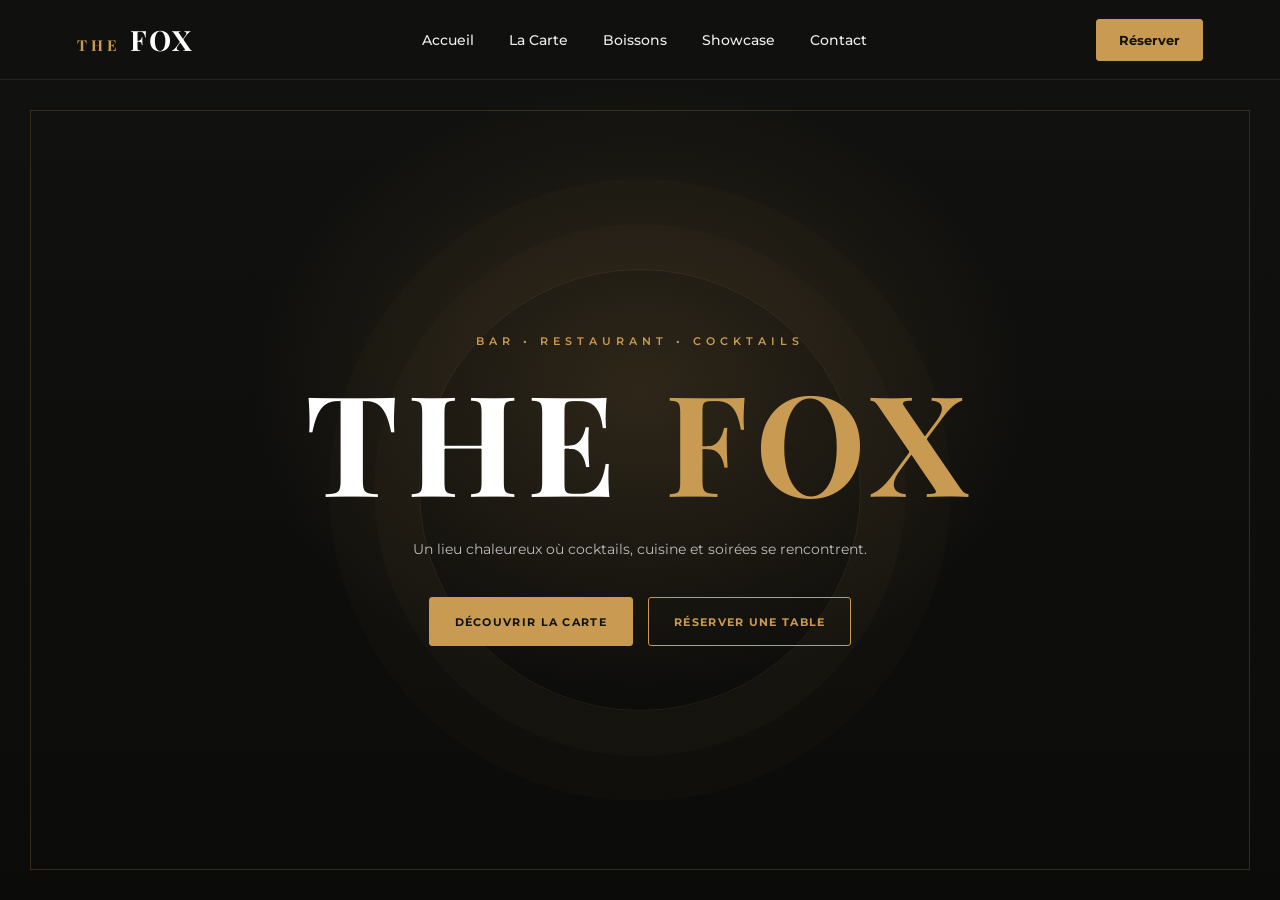
<file: index.html>
<!DOCTYPE html>
<html lang="fr">
<head>
    <meta charset="UTF-8">
    <meta name="viewport" content="width=device-width, initial-scale=1.0">

    <title>The Fox - Bar & Restaurant</title>

    <link rel="preconnect" href="https://fonts.googleapis.com">
    <link rel="preconnect" href="https://fonts.gstatic.com" crossorigin>
    <link href="https://fonts.googleapis.com/css2?family=Montserrat:wght@400;500;600;700&family=Playfair+Display:wght@600;700&display=swap" rel="stylesheet">

    <link rel="stylesheet" href="style.css">
</head>

<body>

    
    <header class="navbar">

        <a href="#" class="logo">
            <span>THE</span> FOX
        </a>

        <nav class="menu">
            <a href="index.html">Accueil</a>
            <a href="carte.html">La Carte</a>
            <a href="boissons.html">Boissons</a>
            <a href="showcase.html">Showcase</a>
            <a href="contact.html">Contact</a>
        </nav>

        <a href="reserver.html" class="reservation">
            Réserver
        </a>

    </header>


    <main>

        <section id="accueil" class="hero">
            <div class="hero-content">
                <p class="subtitle">BAR • RESTAURANT • COCKTAILS</p>

                <h1>THE <span>FOX</span></h1>

                <p>
                    Un lieu chaleureux où cocktails, cuisine et
                    soirées se rencontrent.
                </p>

                <div class="buttons">
                    <a href="carte.html" class="btn primary">Découvrir la carte</a>
                    <a href="reserver.html" class="btn secondary">Réserver une table</a>
                </div>
            </div>
        </section>

    </main>

</body>
</html>
</file>
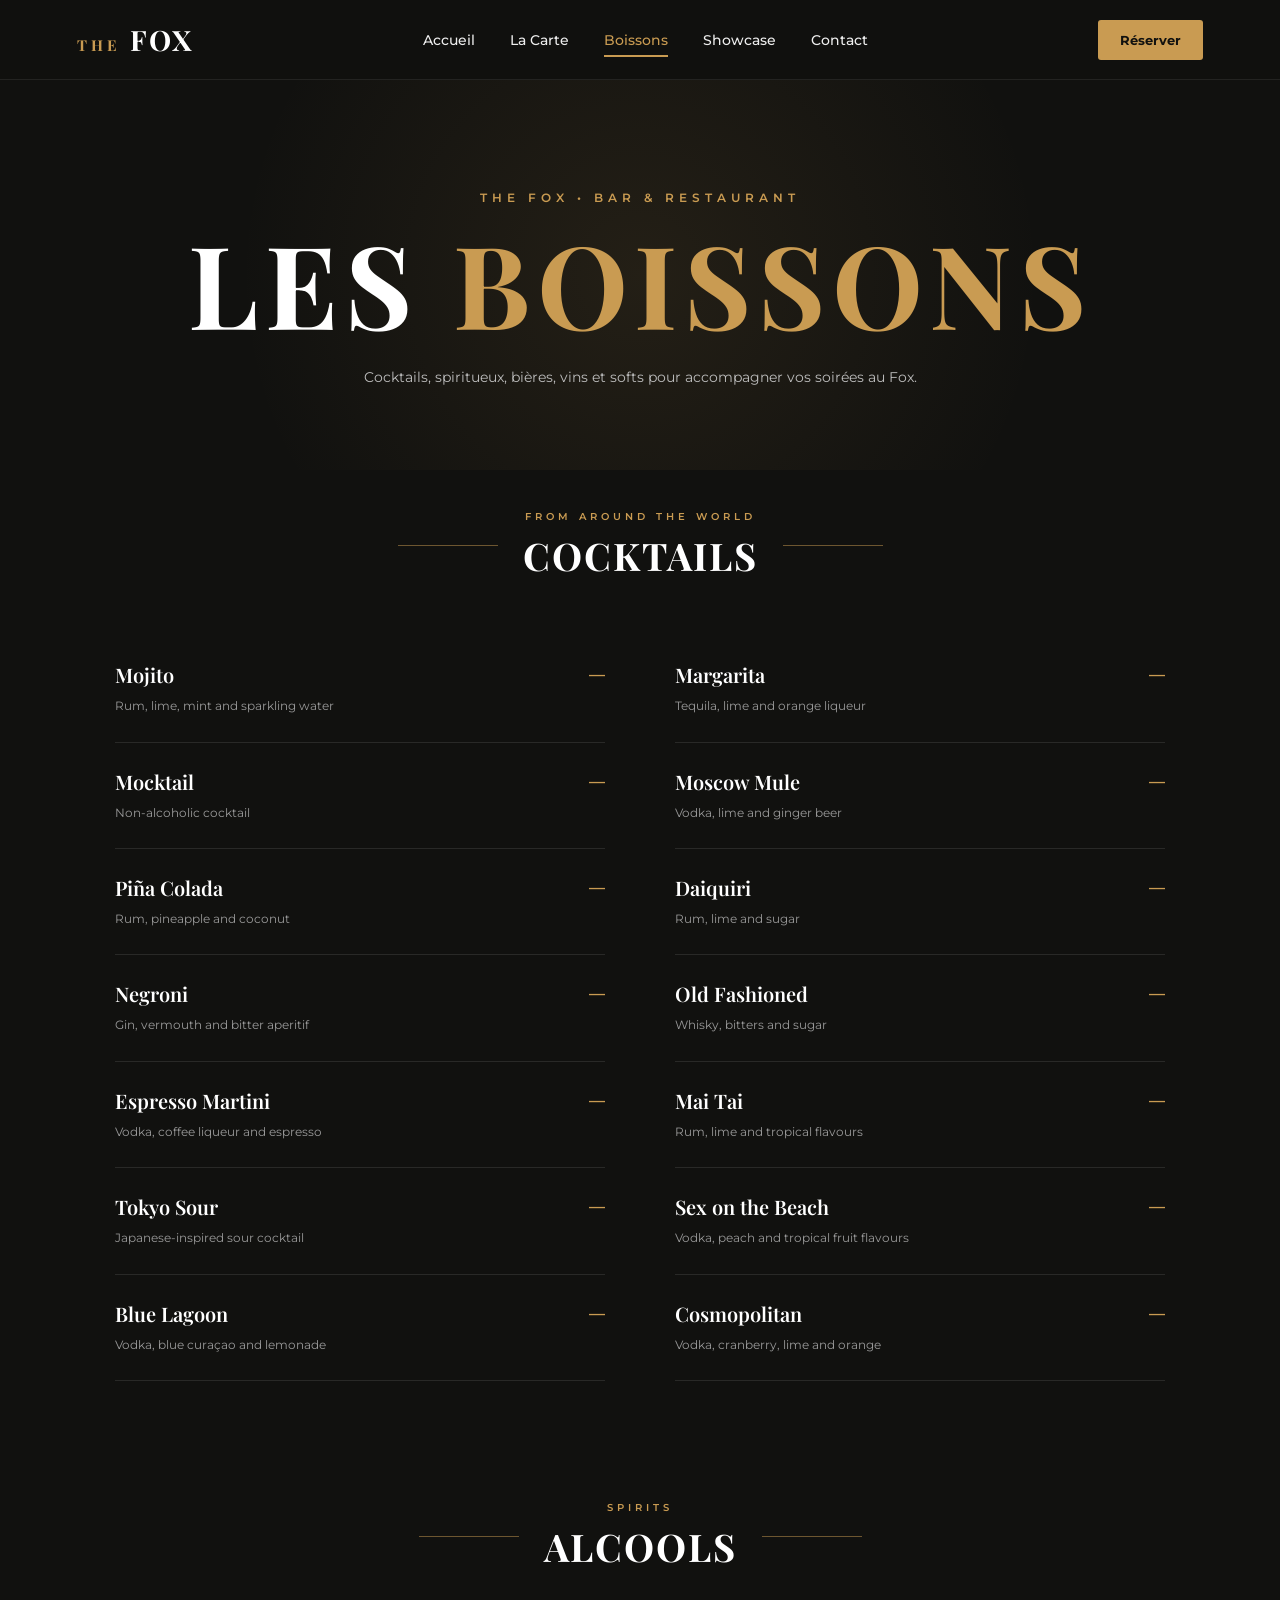
<file: boisson.html>
<html lang="fr">

<head>
    <meta charset="UTF-8">
    <meta name="viewport" content="width=device-width, initial-scale=1.0">

    <title>The Fox - Boissons</title>

    <!-- Polices -->
    <link rel="preconnect" href="https://fonts.googleapis.com">
    <link rel="preconnect" href="https://fonts.gstatic.com" crossorigin>

    <link href="https://fonts.googleapis.com/css2?family=Montserrat:wght@400;500;600;700&family=Playfair+Display:wght@600;700&display=swap" rel="stylesheet">

    <link rel="stylesheet" href="boissons.css">
</head>

<body>

    <!-- =========================
         NAVIGATION
         ========================= -->

    <header class="navbar">

        <a href="index.html" class="logo">
            <span>THE</span> FOX
        </a>

        <nav class="menu">
            <a href="index.html">Accueil</a>
            <a href="carte.html">La Carte</a>
            <a href="boissons.html" class="active">Boissons</a>
            <a href="showcase.html">Showcase</a>
            <a href="contact.html">Contact</a>
        </nav>

        <a href="#reservation" class="reservation">
            Réserver
        </a>

    </header>


    <!-- =========================
         CONTENU
         ========================= -->

    <main>

        <!-- TITRE -->

        <section class="menu-header">

            <p class="subtitle">THE FOX • BAR & RESTAURANT</p>

            <h1>LES <span>BOISSONS</span></h1>

            <p class="intro">
                Cocktails, spiritueux, bières, vins et softs
                pour accompagner vos soirées au Fox.
            </p>

        </section>


        <!-- =========================
             COCKTAILS
             ========================= -->

        <section class="drink-section">

            <div class="section-title">

                <span class="line"></span>

                <div>
                    <p>FROM AROUND THE WORLD</p>
                    <h2>COCKTAILS</h2>
                </div>

                <span class="line"></span>

            </div>


            <div class="drink-grid">

                <article class="drink-card">
                    <div class="drink-top">
                        <h3>Mojito</h3>
                        <span class="price">—</span>
                    </div>
                    <p>Rum, lime, mint and sparkling water</p>
                </article>


                <article class="drink-card">
                    <div class="drink-top">
                        <h3>Margarita</h3>
                        <span class="price">—</span>
                    </div>
                    <p>Tequila, lime and orange liqueur</p>
                </article>


                <article class="drink-card">
                    <div class="drink-top">
                        <h3>Mocktail</h3>
                        <span class="price">—</span>
                    </div>
                    <p>Non-alcoholic cocktail</p>
                </article>


                <article class="drink-card">
                    <div class="drink-top">
                        <h3>Moscow Mule</h3>
                        <span class="price">—</span>
                    </div>
                    <p>Vodka, lime and ginger beer</p>
                </article>


                <article class="drink-card">
                    <div class="drink-top">
                        <h3>Piña Colada</h3>
                        <span class="price">—</span>
                    </div>
                    <p>Rum, pineapple and coconut</p>
                </article>


                <article class="drink-card">
                    <div class="drink-top">
                        <h3>Daiquiri</h3>
                        <span class="price">—</span>
                    </div>
                    <p>Rum, lime and sugar</p>
                </article>


                <article class="drink-card">
                    <div class="drink-top">
                        <h3>Negroni</h3>
                        <span class="price">—</span>
                    </div>
                    <p>Gin, vermouth and bitter aperitif</p>
                </article>


                <article class="drink-card">
                    <div class="drink-top">
                        <h3>Old Fashioned</h3>
                        <span class="price">—</span>
                    </div>
                    <p>Whisky, bitters and sugar</p>
                </article>


                <article class="drink-card">
                    <div class="drink-top">
                        <h3>Espresso Martini</h3>
                        <span class="price">—</span>
                    </div>
                    <p>Vodka, coffee liqueur and espresso</p>
                </article>


                <article class="drink-card">
                    <div class="drink-top">
                        <h3>Mai Tai</h3>
                        <span class="price">—</span>
                    </div>
                    <p>Rum, lime and tropical flavours</p>
                </article>


                <article class="drink-card">
                    <div class="drink-top">
                        <h3>Tokyo Sour</h3>
                        <span class="price">—</span>
                    </div>
                    <p>Japanese-inspired sour cocktail</p>
                </article>


                <article class="drink-card">
                    <div class="drink-top">
                        <h3>Sex on the Beach</h3>
                        <span class="price">—</span>
                    </div>
                    <p>Vodka, peach and tropical fruit flavours</p>
                </article>


                <article class="drink-card">
                    <div class="drink-top">
                        <h3>Blue Lagoon</h3>
                        <span class="price">—</span>
                    </div>
                    <p>Vodka, blue curaçao and lemonade</p>
                </article>


                <article class="drink-card">
                    <div class="drink-top">
                        <h3>Cosmopolitan</h3>
                        <span class="price">—</span>
                    </div>
                    <p>Vodka, cranberry, lime and orange</p>
                </article>

            </div>

        </section>


        <!-- =========================
             ALCOOLS
             ========================= -->

        <section class="drink-section">

            <div class="section-title">

                <span class="line"></span>

                <div>
                    <p>SPIRITS</p>
                    <h2>ALCOOLS</h2>
                </div>

                <span class="line"></span>

            </div>
</file>
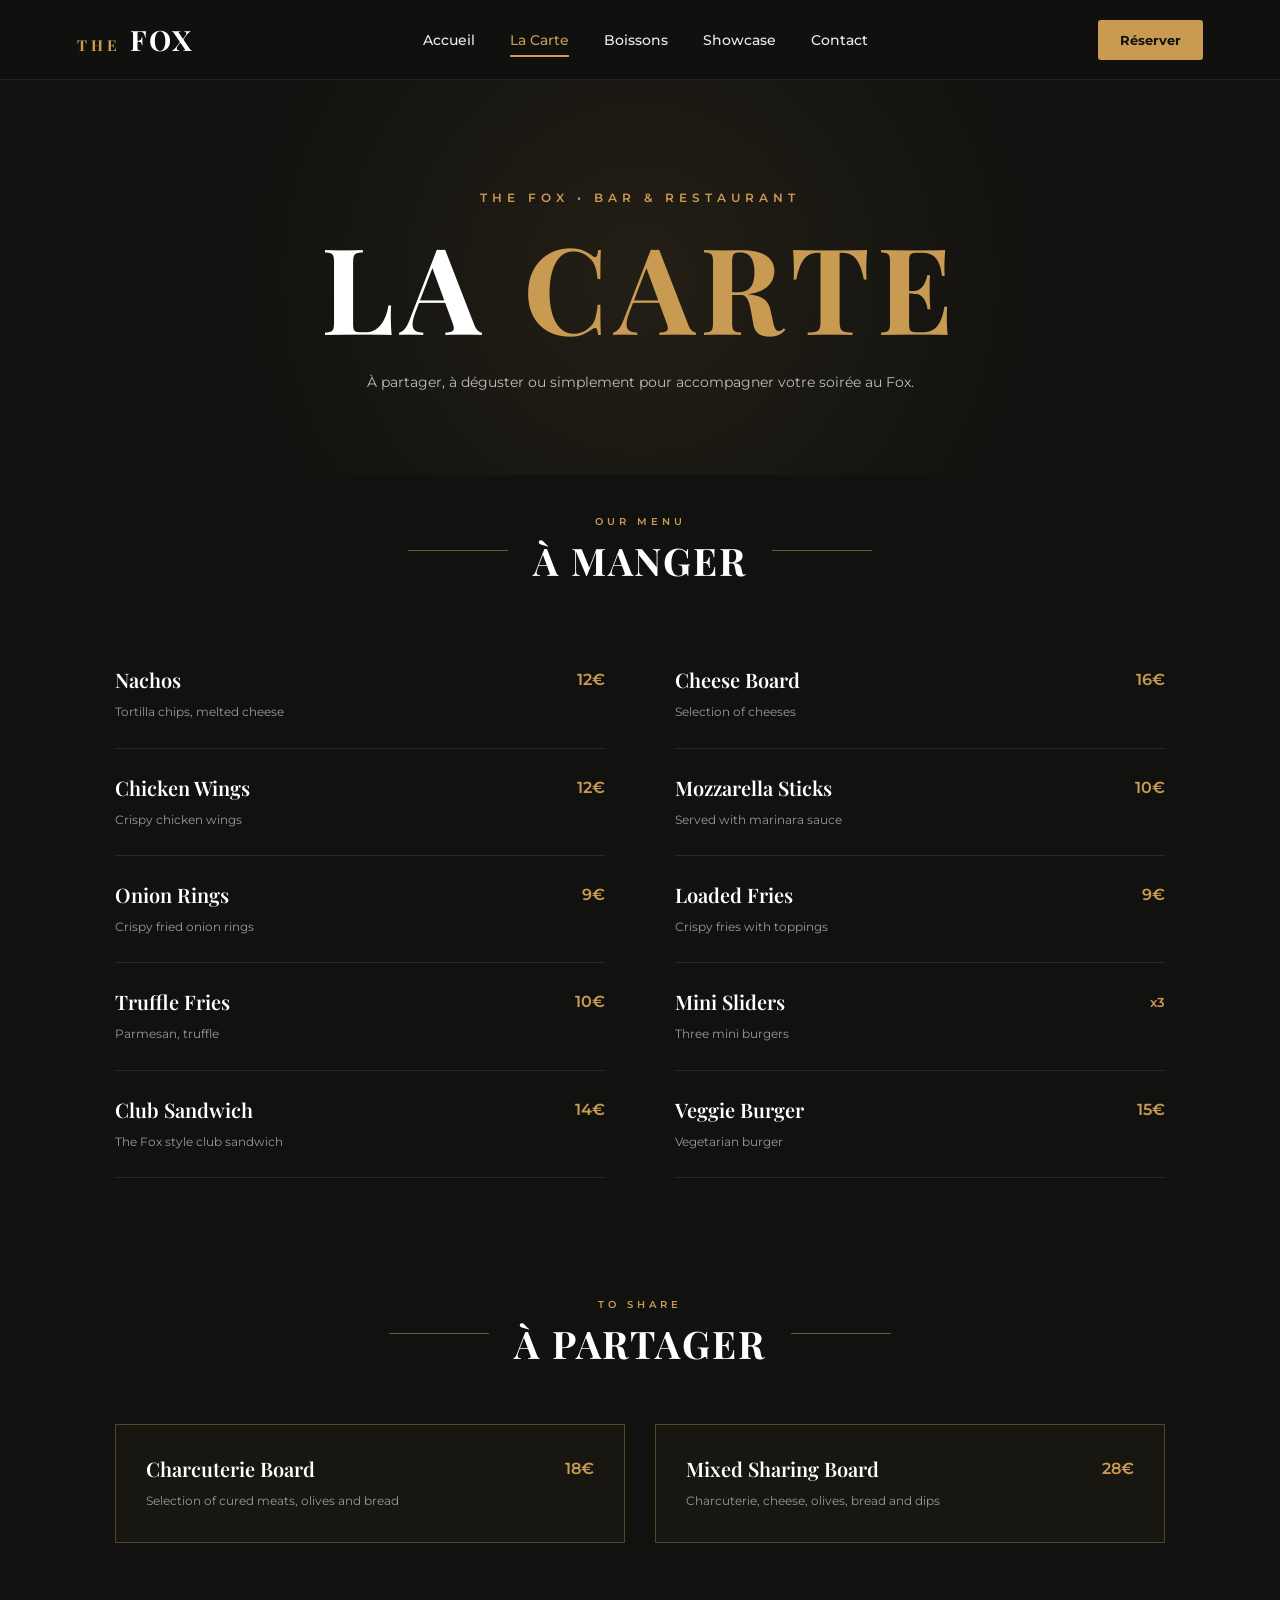
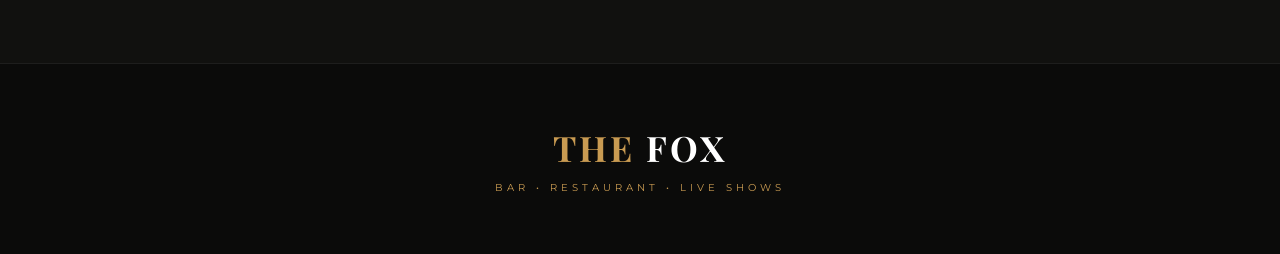
<file: carte.html>
<!DOCTYPE html>
<html lang="fr">

<head>
    <meta charset="UTF-8">
    <meta name="viewport" content="width=device-width, initial-scale=1.0">

    <title>The Fox - La Carte</title>

    <!-- Polices -->
    <link rel="preconnect" href="https://fonts.googleapis.com">
    <link rel="preconnect" href="https://fonts.gstatic.com" crossorigin>

    <link href="https://fonts.googleapis.com/css2?family=Montserrat:wght@400;500;600;700&family=Playfair+Display:wght@600;700&display=swap" rel="stylesheet">

    <link rel="stylesheet" href="carte.css">
</head>

<body>


    <header class="navbar">

        <a href="index.html" class="logo">
            <span>THE</span> FOX
        </a>

        <nav class="menu">
            <a href="index.html">Accueil</a>
            <a href="carte.html" class="active">La Carte</a>
            <a href="boissons.html">Boissons</a>
            <a href="showcase.html">Showcase</a>
            <a href="contact.html">Contact</a>
        </nav>

        <a href="#reservation" class="reservation">
            Réserver
        </a>

    </header>



    <main>

        <section class="menu-header">

            <p class="subtitle">THE FOX • BAR & RESTAURANT</p>

            <h1>LA <span>CARTE</span></h1>

            <p class="intro">
                À partager, à déguster ou simplement pour accompagner
                votre soirée au Fox.
            </p>

        </section>


        <!-- =========================
             À MANGER
             ========================= -->

        <section class="food-section">

            <div class="section-title">

                <span class="line"></span>

                <div>
                    <p>OUR MENU</p>
                    <h2>À MANGER</h2>
                </div>

                <span class="line"></span>

            </div>


            <div class="food-grid">

                <!-- Nachos -->

                <article class="food-card">

                    <div class="food-top">
                        <h3>Nachos</h3>
                        <span class="price">12€</span>
                    </div>

                    <p>
                        Tortilla chips, melted cheese
                    </p>

                </article>


                <!-- Cheese Board -->

                <article class="food-card">

                    <div class="food-top">
                        <h3>Cheese Board</h3>
                        <span class="price">16€</span>
                    </div>

                    <p>
                        Selection of cheeses
                    </p>

                </article>


                <!-- Chicken Wings -->

                <article class="food-card">

                    <div class="food-top">
                        <h3>Chicken Wings</h3>
                        <span class="price">12€</span>
                    </div>

                    <p>
                        Crispy chicken wings
                    </p>

                </article>


                <!-- Mozzarella Sticks -->

                <article class="food-card">

                    <div class="food-top">
                        <h3>Mozzarella Sticks</h3>
                        <span class="price">10€</span>
                    </div>

                    <p>
                        Served with marinara sauce
                    </p>

                </article>


                <!-- Onion Rings -->

                <article class="food-card">

                    <div class="food-top">
                        <h3>Onion Rings</h3>
                        <span class="price">9€</span>
                    </div>

                    <p>
                        Crispy fried onion rings
                    </p>

                </article>


                <!-- Loaded Fries -->

                <article class="food-card">

                    <div class="food-top">
                        <h3>Loaded Fries</h3>
                        <span class="price">9€</span>
                    </div>

                    <p>
                        Crispy fries with toppings
                    </p>

                </article>


                <!-- Truffle Fries -->

                <article class="food-card">

                    <div class="food-top">
                        <h3>Truffle Fries</h3>
                        <span class="price">10€</span>
                    </div>

                    <p>
                        Parmesan, truffle
                    </p>

                </article>


                <!-- Mini Sliders -->

                <article class="food-card">

                    <div class="food-top">
                        <h3>Mini Sliders</h3>
                        <span class="quantity">x3</span>
                    </div>

                    <p>
                        Three mini burgers
                    </p>

                </article>


                <!-- Club Sandwich -->

                <article class="food-card">

                    <div class="food-top">
                        <h3>Club Sandwich</h3>
                        <span class="price">14€</span>
                    </div>

                    <p>
                        The Fox style club sandwich
                    </p>

                </article>


                <!-- Veggie Burger -->

                <article class="food-card">

                    <div class="food-top">
                        <h3>Veggie Burger</h3>
                        <span class="price">15€</span>
                    </div>

                    <p>
                        Vegetarian burger
                    </p>

                </article>

            </div>

        </section>


        <!-- =========================
             À PARTAGER
             ========================= -->

        <section class="sharing-section">

            <div class="section-title">

                <span class="line"></span>

                <div>
                    <p>TO SHARE</p>
                    <h2>À PARTAGER</h2>
                </div>

                <span class="line"></span>

            </div>


            <div class="sharing-grid">


                <!-- Charcuterie -->

                <article class="food-card featured">

                    <div class="food-top">

                        <h3>Charcuterie Board</h3>

                        <span class="price">18€</span>

                    </div>

                    <p>
                        Selection of cured meats,
                        olives and bread
                    </p>

                </article>


                <!-- Mixed Board -->

                <article class="food-card featured">

                    <div class="food-top">

                        <h3>Mixed Sharing Board</h3>

                        <span class="price">28€</span>

                    </div>

                    <p>
                        Charcuterie, cheese, olives,
                        bread and dips
                    </p>

                </article>


            </div>

        </section>


        <!-- =========================
             FOOTER
             ========================= -->

        <footer>

            <div class="footer-logo">
                <span>THE</span> FOX
            </div>

            <p>
                BAR • RESTAURANT • LIVE SHOWS
            </p>
</file>
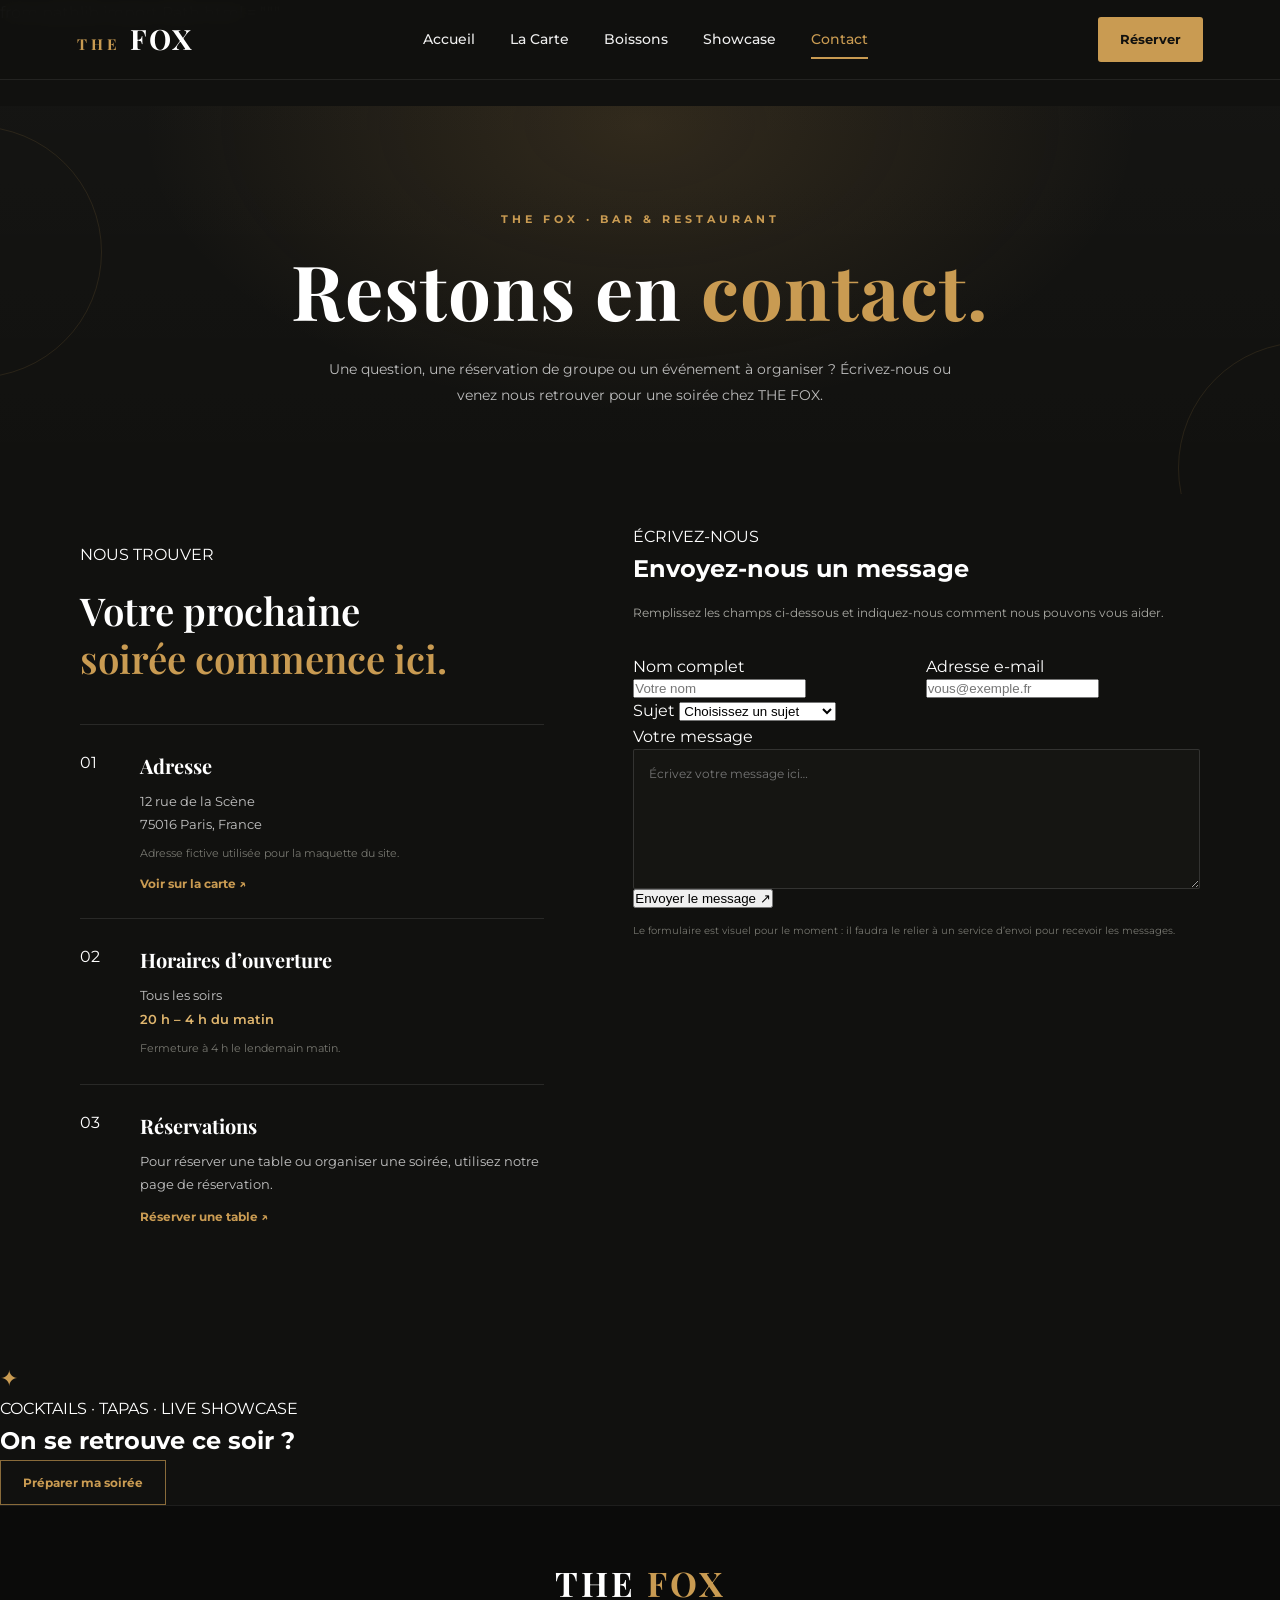
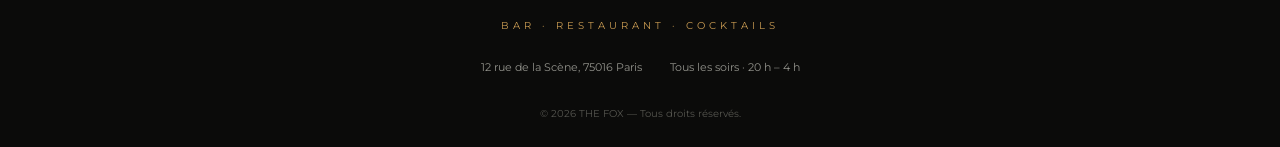
<file: contact.html>
from pathlib import Path

html = """<!DOCTYPE html>
<html lang="fr">
<head>
    <meta charset="UTF-8">
    <meta name="viewport" content="width=device-width, initial-scale=1.0">
    <meta name="theme-color" content="#11110f">
    <title>Contact — THE FOX Bar & Restaurant</title>

    <link rel="preconnect" href="https://fonts.googleapis.com">
    <link rel="preconnect" href="https://fonts.gstatic.com" crossorigin>
    <link href="https://fonts.googleapis.com/css2?family=Montserrat:wght@400;500;600;700&family=Playfair+Display:wght@600;700&display=swap" rel="stylesheet">
    <link rel="stylesheet" href="contact.css">
</head>
<body>

    <header class="navbar">
        <a href="index.html" class="logo"><span>THE</span> FOX</a>

        <nav class="menu" aria-label="Navigation principale">
            <a href="index.html">Accueil</a>
            <a href="carte.html">La Carte</a>
            <a href="boissons.html">Boissons</a>
            <a href="showcase.html">Showcase</a>
            <a href="contact.html" class="active" aria-current="page">Contact</a>
        </nav>

        <a href="reserver.html" class="reservation">Réserver</a>
    </header>

    <main>
        <section class="contact-hero">
            <p class="eyebrow">THE FOX · BAR & RESTAURANT</p>
            <h1>Restons en <span>contact.</span></h1>
            <p class="intro">
                Une question, une réservation de groupe ou un événement à organiser ?
                Écrivez-nous ou venez nous retrouver pour une soirée chez THE FOX.
            </p>
        </section>

        <section class="contact-layout" aria-label="Coordonnées et formulaire de contact">
            <div class="contact-details">
                <p class="section-kicker">NOUS TROUVER</p>
                <h2>Votre prochaine<br><span>soirée commence ici.</span></h2>

                <div class="detail-item">
                    <span class="detail-number">01</span>
                    <div>
                        <h3>Adresse</h3>
                        <p>12 rue de la Scène<br>75016 Paris, France</p>
                        <p class="small-note">Adresse fictive utilisée pour la maquette du site.</p>
                        <a class="text-link" href="https://www.google.com/maps/search/?api=1&query=12+rue+de+la+Sc%C3%A8ne+75016+Paris" target="_blank" rel="noopener noreferrer">Voir sur la carte ↗</a>
                    </div>
                </div>

                <div class="detail-item">
                    <span class="detail-number">02</span>
                    <div>
                        <h3>Horaires d’ouverture</h3>
                        <p>Tous les soirs<br><strong>20 h – 4 h du matin</strong></p>
                        <p class="small-note">Fermeture à 4 h le lendemain matin.</p>
                    </div>
                </div>

                <div class="detail-item">
                    <span class="detail-number">03</span>
                    <div>
                        <h3>Réservations</h3>
                        <p>Pour réserver une table ou organiser une soirée, utilisez notre page de réservation.</p>
                        <a class="text-link" href="reserver.html">Réserver une table ↗</a>
                    </div>
                </div>
            </div>

            <div class="contact-form-panel">
                <p class="section-kicker">ÉCRIVEZ-NOUS</p>
                <h2>Envoyez-nous un message</h2>
                <p class="form-intro">Remplissez les champs ci-dessous et indiquez-nous comment nous pouvons vous aider.</p>

                <form action="#" method="post">
                    <div class="form-row">
                        <div class="form-field">
                            <label for="name">Nom complet</label>
                            <input id="name" name="name" type="text" placeholder="Votre nom" autocomplete="name" required>
                        </div>
                        <div class="form-field">
                            <label for="email">Adresse e-mail</label>
                            <input id="email" name="email" type="email" placeholder="vous@exemple.fr" autocomplete="email" required>
                        </div>
                    </div>

                    <div class="form-field">
                        <label for="subject">Sujet</label>
                        <select id="subject" name="subject" required>
                            <option value="" selected disabled>Choisissez un sujet</option>
                            <option value="question">Question générale</option>
                            <option value="reservation">Réservation de groupe</option>
                            <option value="event">Événement privé</option>
                            <option value="other">Autre demande</option>
                        </select>
                    </div>

                    <div class="form-field">
                        <label for="message">Votre message</label>
                        <textarea id="message" name="message" rows="5" placeholder="Écrivez votre message ici…" required></textarea>
                    </div>

                    <button type="submit" class="btn-submit">Envoyer le message <span>↗</span></button>
                    <p class="form-note">Le formulaire est visuel pour le moment : il faudra le relier à un service d’envoi pour recevoir les messages.</p>
                </form>
            </div>
        </section>

        <section class="closing-note">
            <span class="ornament">✦</span>
            <p>COCKTAILS · TAPAS · LIVE SHOWCASE</p>
            <h2>On se retrouve <span>ce soir ?</span></h2>
            <a href="reserver.html" class="closing-link">Préparer ma soirée</a>
        </section>
    </main>

    <footer>
        <a href="index.html" class="footer-logo">THE <span>FOX</span></a>
        <p class="footer-tagline">BAR · RESTAURANT · COCKTAILS</p>
        <div class="footer-info">
            <span>12 rue de la Scène, 75016 Paris</span>
            <span>Tous les soirs · 20 h – 4 h</span>
        </div>
        <p class="copyright">© 2026 THE FOX — Tous droits réservés.</p>
    </footer>

</body>
</html>
</file>
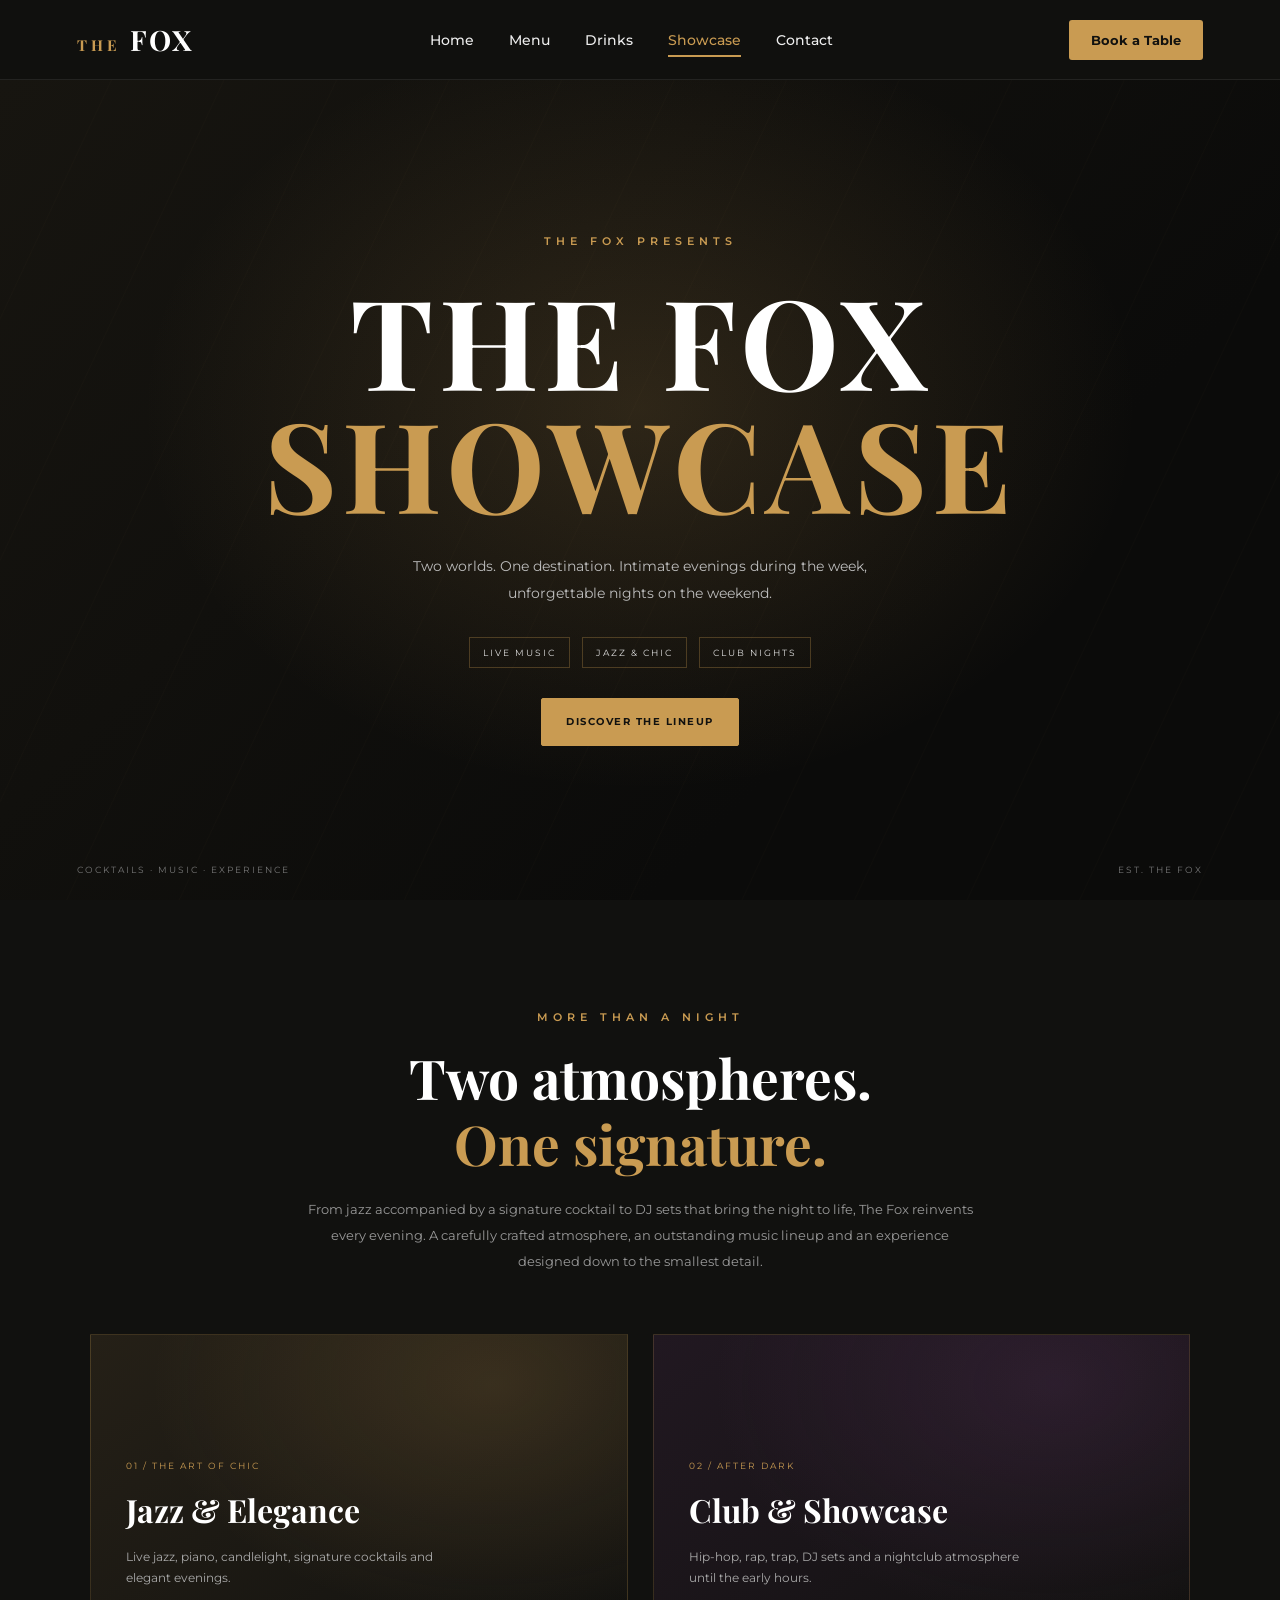
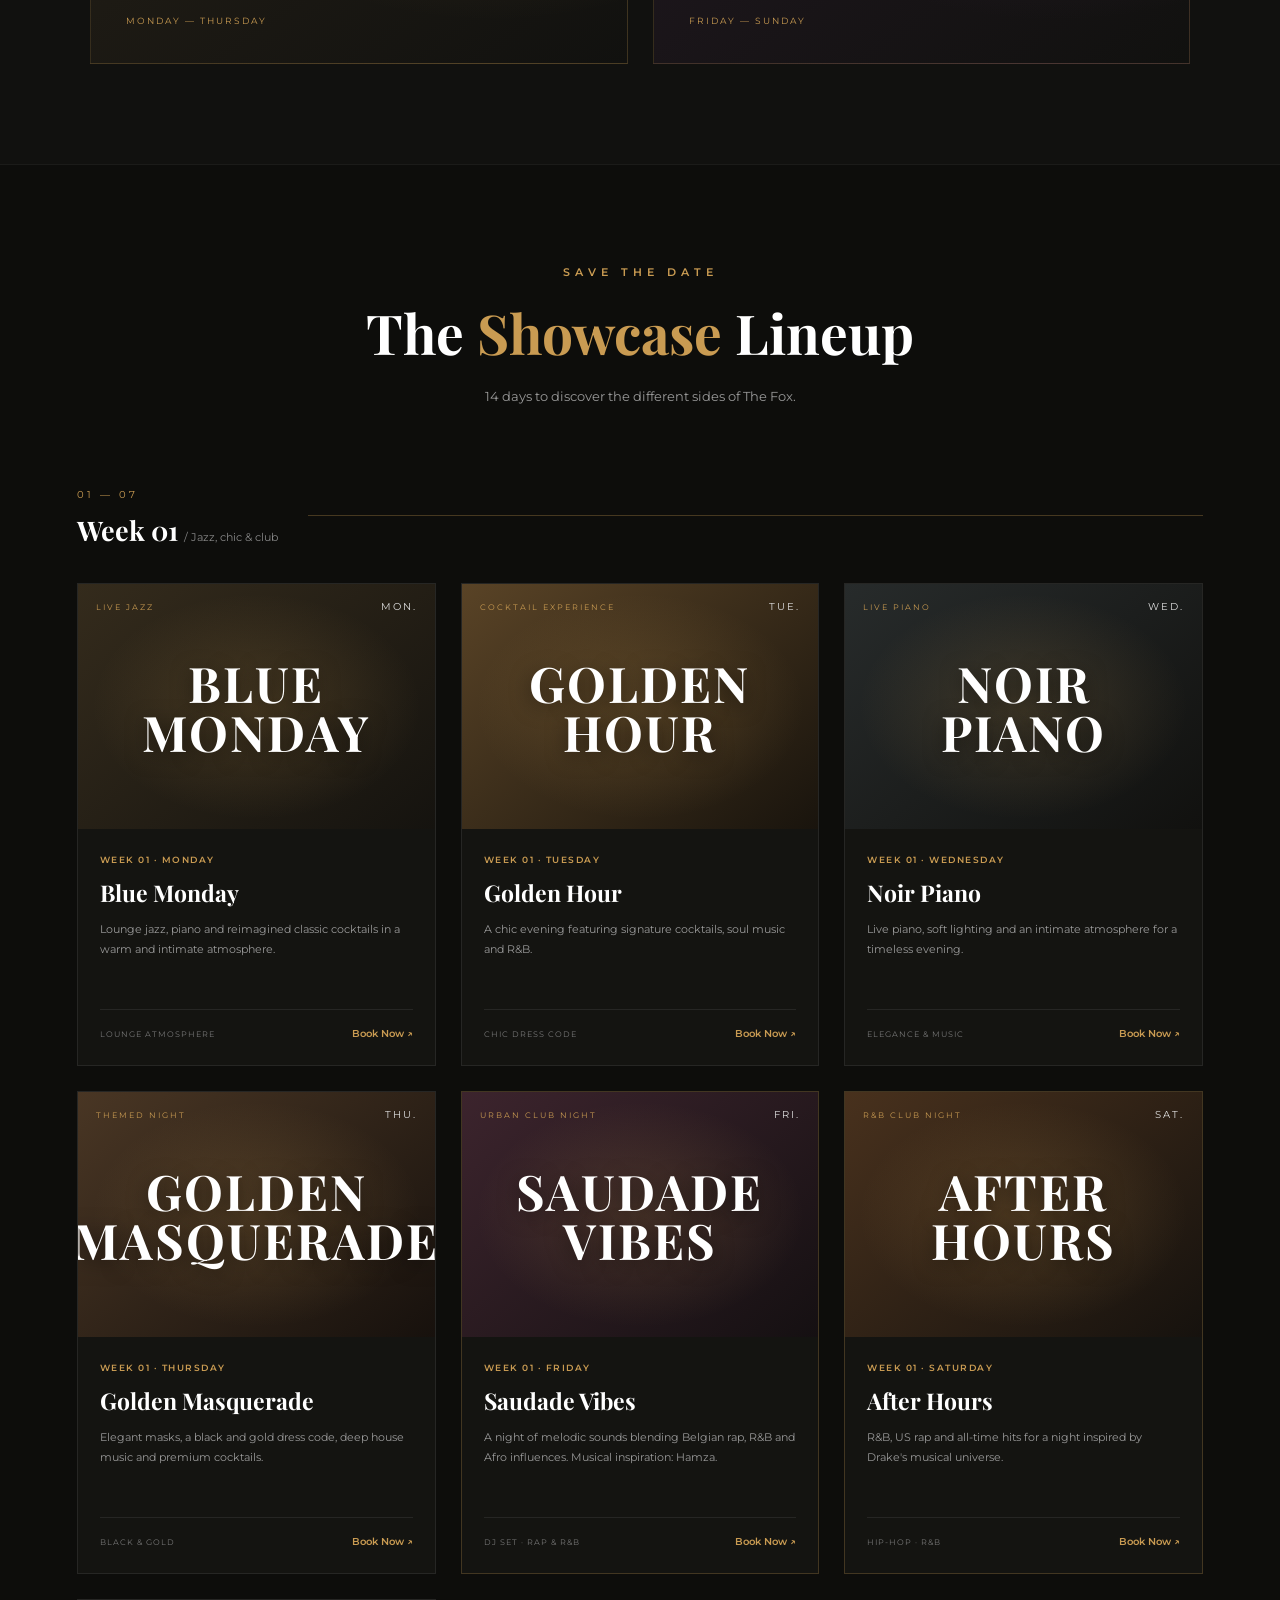
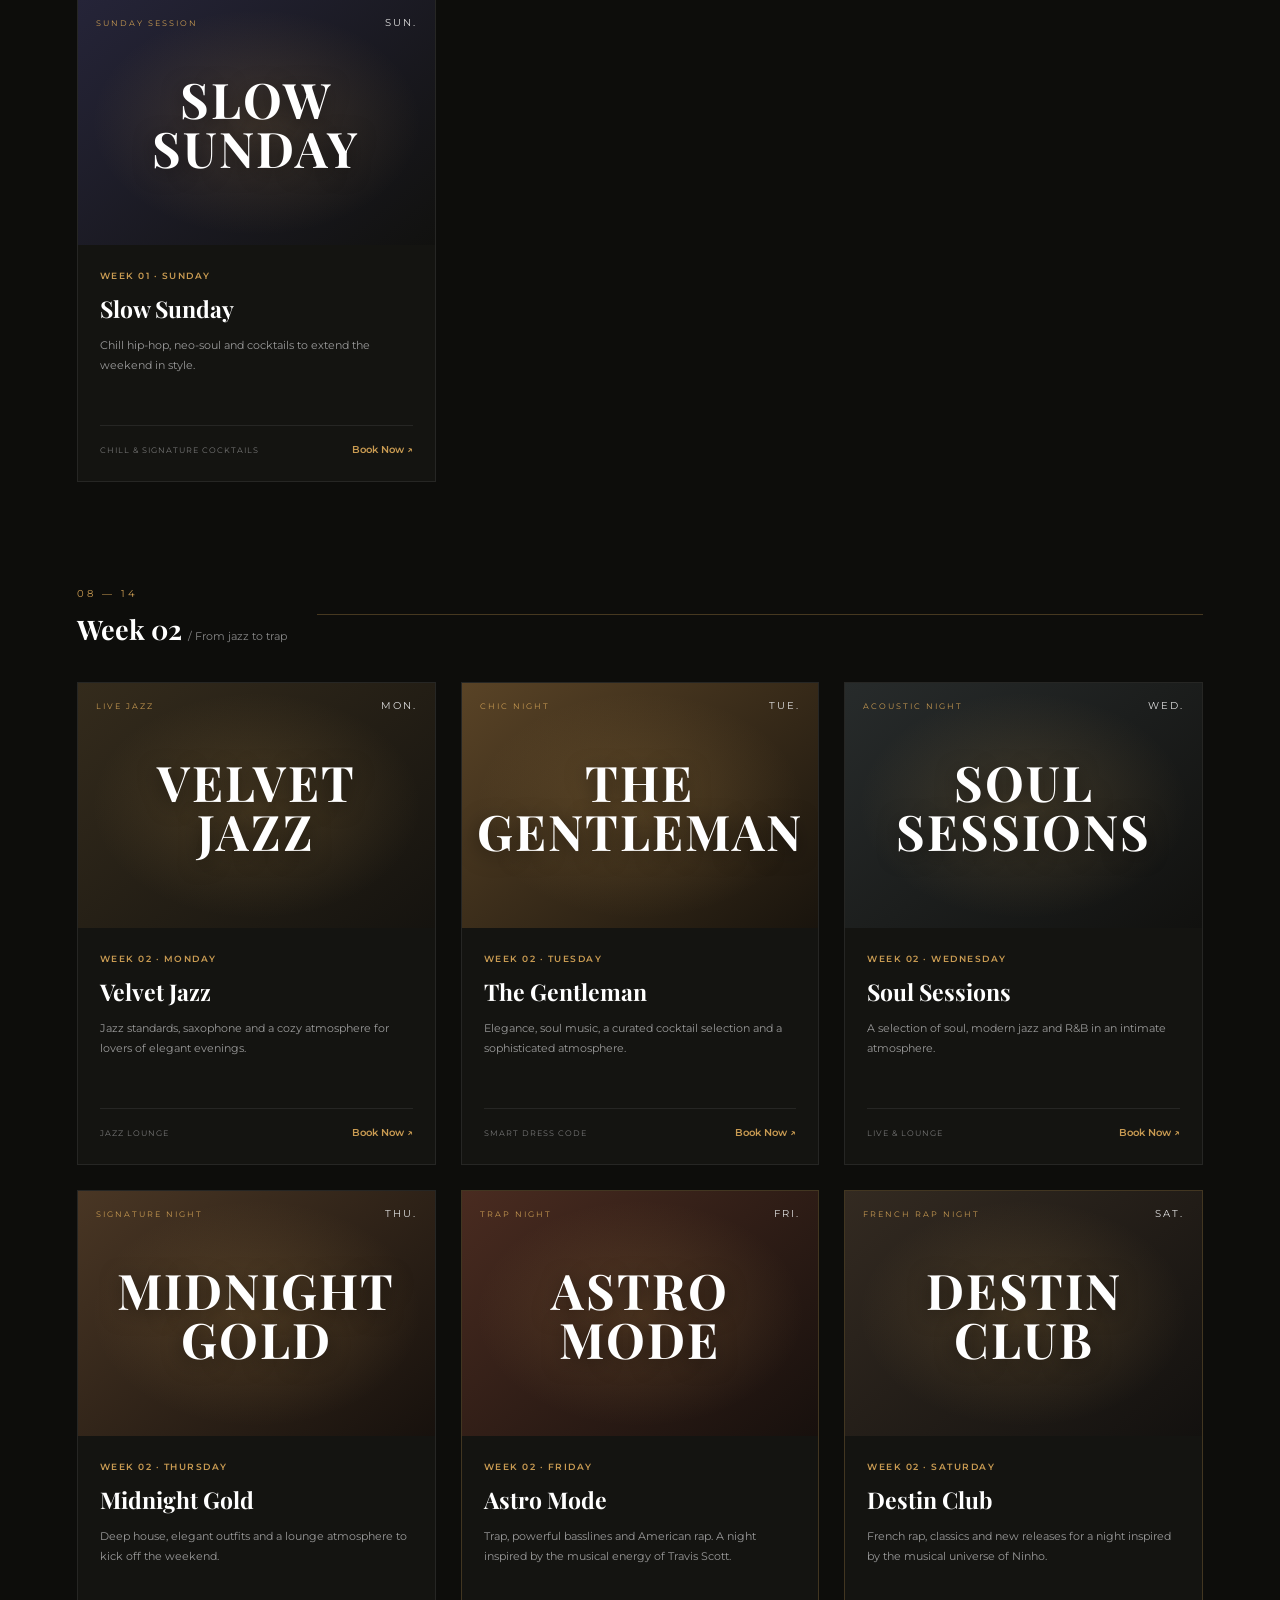
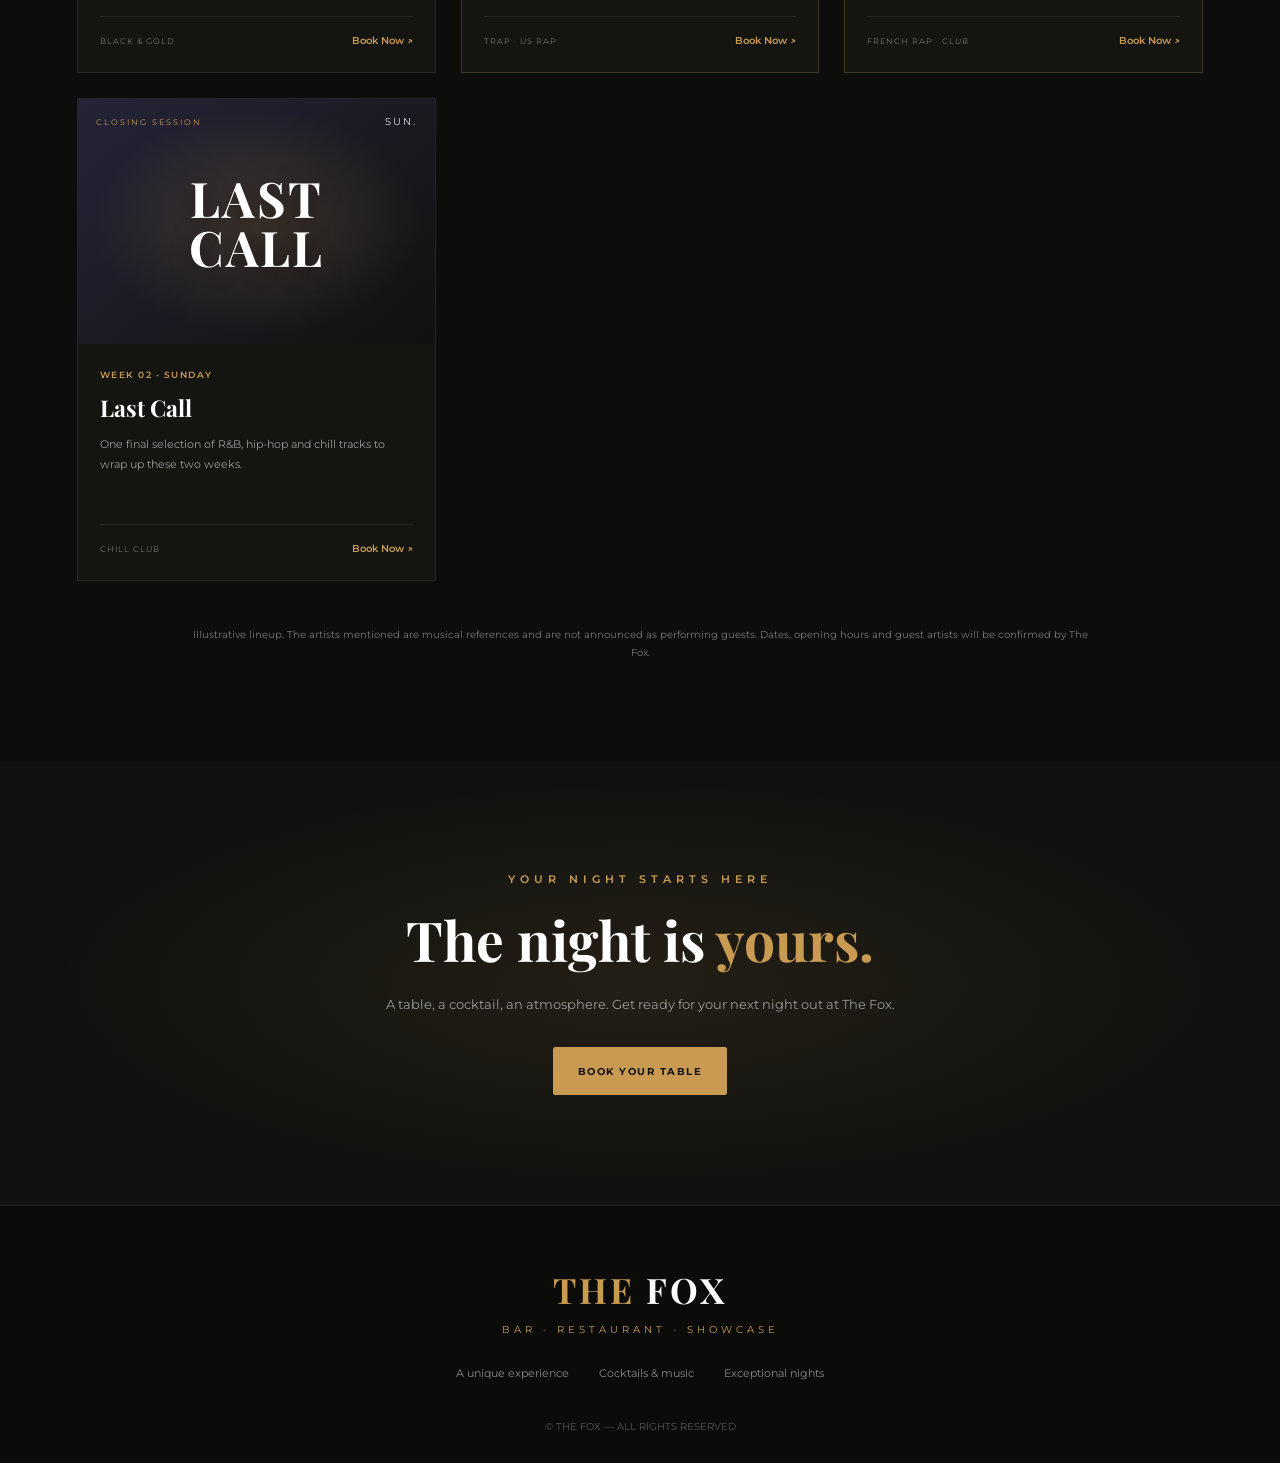
<file: showcase.html>
<!DOCTYPE html>
<html lang="en">
<head>
    <meta charset="UTF-8">
    <meta name="viewport" content="width=device-width, initial-scale=1.0">

    <title>Showcase | The Fox - Bar & Restaurant</title>

    <link rel="preconnect" href="https://fonts.googleapis.com">
    <link rel="preconnect" href="https://fonts.gstatic.com" crossorigin>

    <link href="https://fonts.googleapis.com/css2?family=Montserrat:wght@400;500;600;700&family=Playfair+Display:wght@600;700&display=swap" rel="stylesheet">

    <link rel="stylesheet" href="showcase.css">
</head>

<body>

<header class="navbar">

    <a href="index.html" class="logo">
        <span>THE</span> FOX
    </a>

    <nav class="menu">
        <a href="index.html">Home</a>
        <a href="carte.html">Menu</a>
        <a href="boisson.html">Drinks</a>
        <a href="showcase.html" class="active">Showcase</a>
        <a href="contact.html">Contact</a>
    </nav>

    <a href="reserver.html" class="reservation">Book a Table</a>

</header>


<main>

    <!-- HERO -->

    <section class="showcase-hero">

        <div class="hero-overlay"></div>

        <div class="hero-content">

            <p class="eyebrow">THE FOX PRESENTS</p>

            <h1>THE FOX<br><span>SHOWCASE</span></h1>

            <p class="hero-description">
                Two worlds. One destination.
                Intimate evenings during the week,
                unforgettable nights on the weekend.
            </p>

            <div class="hero-tags">
                <span>LIVE MUSIC</span>
                <span>JAZZ & CHIC</span>
                <span>CLUB NIGHTS</span>
            </div>

            <a href="#programme" class="gold-button">
                DISCOVER THE LINEUP
            </a>

        </div>

        <div class="hero-bottom">
            <span>COCKTAILS · MUSIC · EXPERIENCE</span>
            <span>EST. THE FOX</span>
        </div>

    </section>


    <!-- CONCEPT -->

    <section class="concept-section">

        <p class="section-label">MORE THAN A NIGHT</p>

        <h2>Two atmospheres.<br><span>One signature.</span></h2>

        <p class="concept-text">
            From jazz accompanied by a signature cocktail to DJ sets
            that bring the night to life, The Fox reinvents every evening.
            A carefully crafted atmosphere, an outstanding music lineup
            and an experience designed down to the smallest detail.
        </p>

        <div class="universe-grid">

            <article class="universe-card jazz-card">
                <div class="universe-content">
                    <span class="universe-number">01 / THE ART OF CHIC</span>
                    <h3>Jazz & Elegance</h3>
                    <p>
                        Live jazz, piano, candlelight, signature cocktails
                        and elegant evenings.
                    </p>
                    <span class="universe-hours">MONDAY — THURSDAY</span>
                </div>
            </article>

            <article class="universe-card club-card">
                <div class="universe-content">
                    <span class="universe-number">02 / AFTER DARK</span>
                    <h3>Club & Showcase</h3>
                    <p>
                        Hip-hop, rap, trap, DJ sets and a nightclub
                        atmosphere until the early hours.
                    </p>
                    <span class="universe-hours">FRIDAY — SUNDAY</span>
                </div>
            </article>

        </div>

    </section>


    <!-- TWO-WEEK PROGRAM -->

    <section class="program-section" id="programme">

        <div class="section-heading">
            <p class="section-label">SAVE THE DATE</p>
            <h2>The <span>Showcase</span> Lineup</h2>
            <p>
                14 days to discover the different sides of The Fox.
            </p>
        </div>


        <!-- WEEK 1 -->

        <div class="week-heading">
            <div>
                <span>01 — 07</span>
                <h3>Week 01 <span>/ Jazz, chic & club</span></h3>
            </div>
            <span class="week-line"></span>
        </div>


        <div class="event-grid">

            <article class="event-card">
                <div class="event-visual jazz-visual">
                    <span class="event-category">LIVE JAZZ</span>
                    <span class="event-day">MON.</span>
                    <span class="visual-title">BLUE<br>MONDAY</span>
                </div>
                <div class="event-info">
                    <p class="event-date">WEEK 01 · MONDAY</p>
                    <h4>Blue Monday</h4>
                    <p>
                        Lounge jazz, piano and reimagined classic cocktails
                        in a warm and intimate atmosphere.
                    </p>
                    <div class="event-footer">
                        <span>LOUNGE ATMOSPHERE</span>
                        <a href="reserver.html">Book Now ↗</a>
                    </div>
                </div>
            </article>


            <article class="event-card">
                <div class="event-visual gold-visual">
                    <span class="event-category">COCKTAIL EXPERIENCE</span>
                    <span class="event-day">TUE.</span>
                    <span class="visual-title">GOLDEN<br>HOUR</span>
                </div>
                <div class="event-info">
                    <p class="event-date">WEEK 01 · TUESDAY</p>
                    <h4>Golden Hour</h4>
                    <p>
                        A chic evening featuring signature cocktails,
                        soul music and R&B.
                    </p>
                    <div class="event-footer">
                        <span>CHIC DRESS CODE</span>
                        <a href="reserver.html">Book Now ↗</a>
                    </div>
                </div>
            </article>


            <article class="event-card">
                <div class="event-visual piano-visual">
                    <span class="event-category">LIVE PIANO</span>
                    <span class="event-day">WED.</span>
                    <span class="visual-title">NOIR<br>PIANO</span>
                </div>
                <div class="event-info">
                    <p class="event-date">WEEK 01 · WEDNESDAY</p>
                    <h4>Noir Piano</h4>
                    <p>
                        Live piano, soft lighting and an intimate
                        atmosphere for a timeless evening.
                    </p>
                    <div class="event-footer">
                        <span>ELEGANCE & MUSIC</span>
                        <a href="reserver.html">Book Now ↗</a>
                    </div>
                </div>
            </article>


            <article class="event-card">
                <div class="event-visual masquerade-visual">
                    <span class="event-category">THEMED NIGHT</span>
                    <span class="event-day">THU.</span>
                    <span class="visual-title">GOLDEN<br>MASQUERADE</span>
                </div>
                <div class="event-info">
                    <p class="event-date">WEEK 01 · THURSDAY</p>
                    <h4>Golden Masquerade</h4>
                    <p>
                        Elegant masks, a black and gold dress code,
                        deep house music and premium cocktails.
                    </p>
                    <div class="event-footer">
                        <span>BLACK & GOLD</span>
                        <a href="reserver.html">Book Now ↗</a>
                    </div>
                </div>
            </article>


            <article class="event-card club-featured">
                <div class="event-visual hamza-visual">
                    <span class="event-category">URBAN CLUB NIGHT</span>
                    <span class="event-day">FRI.</span>
                    <span class="visual-title">SAUDADE<br>VIBES</span>
                </div>
                <div class="event-info">
                    <p class="event-date">WEEK 01 · FRIDAY</p>
                    <h4>Saudade Vibes</h4>
                    <p>
                        A night of melodic sounds blending
                        Belgian rap, R&B and Afro influences.
                        Musical inspiration: Hamza.
                    </p>
                    <div class="event-footer">
                        <span>DJ SET · RAP & R&B</span>
                        <a href="reserver.html">Book Now ↗</a>
                    </div>
                </div>
            </article>


            <article class="event-card club-featured">
                <div class="event-visual drake-visual">
                    <span class="event-category">R&B CLUB NIGHT</span>
                    <span class="event-day">SAT.</span>
                    <span class="visual-title">AFTER<br>HOURS</span>
                </div>
                <div class="event-info">
                    <p class="event-date">WEEK 01 · SATURDAY</p>
                    <h4>After Hours</h4>
                    <p>
                        R&B, US rap and all-time hits
                        for a night inspired by Drake's
                        musical universe.
                    </p>
                    <div class="event-footer">
                        <span>HIP-HOP · R&B</span>
                        <a href="reserver.html">Book Now ↗</a>
                    </div>
                </div>
            </article>


            <article class="event-card">
                <div class="event-visual sunday-visual">
                    <span class="event-category">SUNDAY SESSION</span>
                    <span class="event-day">SUN.</span>
                    <span class="visual-title">SLOW<br>SUNDAY</span>
                </div>
                <div class="event-info">
                    <p class="event-date">WEEK 01 · SUNDAY</p>
                    <h4>Slow Sunday</h4>
                    <p>
                        Chill hip-hop, neo-soul and cocktails
                        to extend the weekend in style.
                    </p>
                    <div class="event-footer">
                        <span>CHILL & SIGNATURE COCKTAILS</span>
                        <a href="reserver.html">Book Now ↗</a>
                    </div>
                </div>
            </article>

        </div>


        <!-- WEEK 2 -->

        <div class="week-heading second-week">
            <div>
                <span>08 — 14</span>
                <h3>Week 02 <span>/ From jazz to trap</span></h3>
            </div>
            <span class="week-line"></span>
        </div>


        <div class="event-grid">

            <article class="event-card">
                <div class="event-visual jazz-visual">
                    <span class="event-category">LIVE JAZZ</span>
                    <span class="event-day">MON.</span>
                    <span class="visual-title">VELVET<br>JAZZ</span>
                </div>
                <div class="event-info">
                    <p class="event-date">WEEK 02 · MONDAY</p>
                    <h4>Velvet Jazz</h4>
                    <p>
                        Jazz standards, saxophone and a cozy atmosphere
                        for lovers of elegant evenings.
                    </p>
                    <div class="event-footer">
                        <span>JAZZ LOUNGE</span>
                        <a href="reserver.html">Book Now ↗</a>
                    </div>
                </div>
            </article>


            <article class="event-card">
                <div class="event-visual gold-visual">
                    <span class="event-category">CHIC NIGHT</span>
                    <span class="event-day">TUE.</span>
                    <span class="visual-title">THE<br>GENTLEMAN</span>
                </div>
                <div class="event-info">
                    <p class="event-date">WEEK 02 · TUESDAY</p>
                    <h4>The Gentleman</h4>
                    <p>
                        Elegance, soul music, a curated cocktail selection
                        and a sophisticated atmosphere.
                    </p>
                    <div class="event-footer">
                        <span>SMART DRESS CODE</span>
                        <a href="reserver.html">Book Now ↗</a>
                    </div>
                </div>
            </article>


            <article class="event-card">
                <div class="event-visual piano-visual">
                    <span class="event-category">ACOUSTIC NIGHT</span>
                    <span class="event-day">WED.</span>
                    <span class="visual-title">SOUL<br>SESSIONS</span>
                </div>
                <div class="event-info">
                    <p class="event-date">WEEK 02 · WEDNESDAY</p>
                    <h4>Soul Sessions</h4>
                    <p>
                        A selection of soul, modern jazz
                        and R&B in an intimate atmosphere.
                    </p>
                    <div class="event-footer">
                        <span>LIVE & LOUNGE</span>
                        <a href="reserver.html">Book Now ↗</a>
                    </div>
                </div>
            </article>


            <article class="event-card">
                <div class="event-visual masquerade-visual">
                    <span class="event-category">SIGNATURE NIGHT</span>
                    <span class="event-day">THU.</span>
                    <span class="visual-title">MIDNIGHT<br>GOLD</span>
                </div>
                <div class="event-info">
                    <p class="event-date">WEEK 02 · THURSDAY</p>
                    <h4>Midnight Gold</h4>
                    <p>
                        Deep house, elegant outfits and a lounge atmosphere
                        to kick off the weekend.
                    </p>
                    <div class="event-footer">
                        <span>BLACK & GOLD</span>
                        <a href="reserver.html">Book Now ↗</a>
                    </div>
                </div>
            </article>


            <article class="event-card club-featured">
                <div class="event-visual travis-visual">
                    <span class="event-category">TRAP NIGHT</span>
                    <span class="event-day">FRI.</span>
                    <span class="visual-title">ASTRO<br>MODE</span>
                </div>
                <div class="event-info">
                    <p class="event-date">WEEK 02 · FRIDAY</p>
                    <h4>Astro Mode</h4>
                    <p>
                        Trap, powerful basslines and American rap.
                        A night inspired by the musical energy
                        of Travis Scott.
                    </p>
                    <div class="event-footer">
                        <span>TRAP · US RAP</span>
                        <a href="reserver.html">Book Now ↗</a>
                    </div>
                </div>
            </article>


            <article class="event-card club-featured">
                <div class="event-visual ninho-visual">
                    <span class="event-category">FRENCH RAP NIGHT</span>
                    <span class="event-day">SAT.</span>
                    <span class="visual-title">DESTIN<br>CLUB</span>
                </div>
                <div class="event-info">
                    <p class="event-date">WEEK 02 · SATURDAY</p>
                    <h4>Destin Club</h4>
                    <p>
                        French rap, classics and new releases
                        for a night inspired by the musical
                        universe of Ninho.
                    </p>
                    <div class="event-footer">
                        <span>FRENCH RAP · CLUB</span>
                        <a href="reserver.html">Book Now ↗</a>
                    </div>
                </div>
            </article>


            <article class="event-card">
                <div class="event-visual sunday-visual">
                    <span class="event-category">CLOSING SESSION</span>
                    <span class="event-day">SUN.</span>
                    <span class="visual-title">LAST<br>CALL</span>
                </div>
                <div class="event-info">
                    <p class="event-date">WEEK 02 · SUNDAY</p>
                    <h4>Last Call</h4>
                    <p>
                        One final selection of R&B, hip-hop
                        and chill tracks to wrap up these two weeks.
                    </p>
                    <div class="event-footer">
                        <span>CHILL CLUB</span>
                        <a href="reserver.html">Book Now ↗</a>
                    </div>
                </div>
            </article>

        </div>

        <p class="program-note">
            Illustrative lineup. The artists mentioned are musical
            references and are not announced as performing guests.
            Dates, opening hours and guest artists will be confirmed
            by The Fox.
        </p>

    </section>


    <!-- BOOKING -->

    <section class="booking-section">

        <p class="section-label">YOUR NIGHT STARTS HERE</p>

        <h2>The night is <span>yours.</span></h2>

        <p>
            A table, a cocktail, an atmosphere.
            Get ready for your next night out at The Fox.
        </p>

        <a href="reserver.html" class="gold-button">
            BOOK YOUR TABLE
        </a>

    </section>

</main>


<footer>
    <div class="footer-logo"><span>THE</span> FOX</div>
    <p>BAR · RESTAURANT · SHOWCASE</p>

    <div class="footer-info">
        <span>A unique experience</span>
        <span>Cocktails & music</span>
        <span>Exceptional nights</span>
    </div>

    <div class="copyright">
        © THE FOX — ALL RIGHTS RESERVED
    </div>
</footer>

</body>
</html>
</file>
<file: style.css>
/* =====================================================
   THE FOX — PAGE D'ACCUEIL
   Style noir & or, navigation identique à la Showcase
   Compatible avec le HTML fourni
   ===================================================== */

:root {
    --dark: #11110f;
    --dark-deep: #0b0b0a;
    --gold: #c99b52;
    --gold-light: #e0b66e;
    --white: #ffffff;
    --muted: #bdbdbd;
}

* { margin: 0; padding: 0; box-sizing: border-box; }
html { scroll-behavior: smooth; }
body {
    font-family: "Montserrat", sans-serif;
    background: var(--dark);
    color: var(--white);
    min-height: 100vh;
    overflow-x: hidden;
}
a { color: inherit; text-decoration: none; }

/* ========================= NAVIGATION ========================= */
.navbar {
    width: 100%;
    height: 80px;
    display: flex;
    align-items: center;
    justify-content: space-between;
    gap: 24px;
    padding: 0 6%;
    background: rgba(17, 17, 15, 0.97);
    border-bottom: 1px solid rgba(255, 255, 255, 0.08);
    position: fixed;
    top: 0;
    left: 0;
    z-index: 1000;
    backdrop-filter: blur(12px);
}
.logo {
    color: var(--white);
    font-family: "Playfair Display", serif;
    font-size: 28px;
    font-weight: 700;
    letter-spacing: 2px;
    white-space: nowrap;
}
.logo span {
    color: var(--gold);
    font-size: 15px;
    letter-spacing: 4px;
}
.menu { display: flex; align-items: center; gap: 35px; }
.menu a {
    position: relative;
    color: #eeeeee;
    font-size: 14px;
    font-weight: 500;
    white-space: nowrap;
    transition: color .3s ease;
}
.menu a:hover,
.menu a.active { color: var(--gold); }
.menu a::after {
    content: "";
    position: absolute;
    left: 0;
    bottom: -8px;
    width: 0;
    height: 2px;
    background: var(--gold);
    transition: width .3s ease;
}
.menu a:hover::after,
.menu a.active::after { width: 100%; }
.reservation {
    display: inline-flex;
    align-items: center;
    justify-content: center;
    color: var(--dark);
    background: var(--gold);
    padding: 12px 22px;
    border: 1px solid var(--gold);
    border-radius: 3px;
    font-size: 13px;
    font-weight: 700;
    white-space: nowrap;
    transition: .3s ease;
}
.reservation:hover {
    background: var(--gold-light);
    border-color: var(--gold-light);
    transform: translateY(-2px);
}

/* ========================= CONTENU ========================= */
main { padding-top: 80px; }

/* ========================= HERO / ACCUEIL ========================= */
.hero {
    min-height: calc(100vh - 80px);
    position: relative;
    isolation: isolate;
    display: flex;
    align-items: center;
    justify-content: center;
    padding: 100px 7%;
    text-align: center;
    overflow: hidden;
    background:
        radial-gradient(ellipse at 50% 38%, rgba(201, 155, 82, .17), transparent 43%),
        linear-gradient(180deg, #11110f 0%, #0b0b0a 100%);
}
.hero::before,
.hero::after {
    content: "";
    position: absolute;
    pointer-events: none;
    z-index: -1;
}
.hero::before {
    inset: 30px;
    border: 1px solid rgba(201, 155, 82, .22);
}
.hero::after {
    width: min(440px, 70vw);
    aspect-ratio: 1;
    border: 1px solid rgba(201, 155, 82, .12);
    border-radius: 50%;
    top: 50%;
    left: 50%;
    transform: translate(-50%, -50%);
    box-shadow: 0 0 0 45px rgba(201, 155, 82, .025),
                0 0 0 90px rgba(201, 155, 82, .02);
}
.hero-content {
    width: 100%;
    max-width: 900px;
    margin: auto;
    position: relative;
    z-index: 1;
}
.hero .subtitle {
    color: var(--gold);
    font-size: 11px;
    font-weight: 600;
    letter-spacing: 5px;
    text-transform: uppercase;
    margin: 0 auto 25px;
}
.hero h1 {
    font-family: "Playfair Display", serif;
    font-size: clamp(70px, 12vw, 140px);
    line-height: .95;
    font-weight: 700;
    letter-spacing: 8px;
    margin-bottom: 30px;
}
.hero h1 span { color: var(--gold); }
.hero-content > p:not(.subtitle) {
    max-width: 600px;
    margin: 0 auto 35px;
    color: var(--muted);
    font-size: 14px;
    line-height: 1.9;
}

/* Boutons : classes exactes du HTML (.buttons, .btn.primary, .btn.secondary) */
.buttons {
    display: flex;
    align-items: center;
    justify-content: center;
    flex-wrap: wrap;
    gap: 15px;
}
.btn {
    display: inline-flex;
    align-items: center;
    justify-content: center;
    min-height: 49px;
    padding: 15px 25px;
    border: 1px solid var(--gold);
    border-radius: 3px;
    font-size: 11px;
    font-weight: 700;
    letter-spacing: 1.3px;
    text-transform: uppercase;
    transition: background .3s ease, color .3s ease, border-color .3s ease, transform .3s ease;
}
.btn.primary {
    background: var(--gold);
    color: var(--dark);
}
.btn.primary:hover {
    background: var(--gold-light);
    border-color: var(--gold-light);
    transform: translateY(-3px);
}
.btn.secondary {
    color: var(--gold);
    background: transparent;
}
.btn.secondary:hover {
    color: var(--dark);
    background: var(--gold);
    transform: translateY(-3px);
}

/* ========================= RESPONSIVE ========================= */
@media (max-width: 1050px) {
    .navbar { padding: 0 4%; gap: 15px; }
    .menu { gap: 18px; }
    .menu a { font-size: 12px; }
    .reservation { padding: 10px 15px; font-size: 11px; }
}

@media (max-width: 800px) {
    .navbar {
        height: auto;
        min-height: 75px;
        flex-wrap: wrap;
        row-gap: 10px;
        padding: 15px 5%;
    }
    .logo { font-size: 24px; }
    .logo span { font-size: 12px; letter-spacing: 3px; }
    .menu {
        order: 3;
        width: 100%;
        justify-content: flex-start;
        gap: 22px;
        padding-top: 12px;
        overflow-x: auto;
        scrollbar-width: none;
    }
    .menu::-webkit-scrollbar { display: none; }
    .menu a { flex-shrink: 0; font-size: 11px; }
    .reservation { padding: 10px 13px; font-size: 10px; }
    main { padding-top: 120px; }
    .hero { min-height: calc(100vh - 120px); padding: 80px 7%; }
    .hero::before { inset: 15px; }
    .hero h1 { font-size: clamp(60px, 14vw, 100px); letter-spacing: 4px; }
    .hero .subtitle { font-size: 10px; letter-spacing: 3px; }
}

@media (max-width: 480px) {
    .navbar { column-gap: 10px; }
    .hero { padding: 65px 22px; }
    .hero h1 { font-size: clamp(52px, 16vw, 76px); letter-spacing: 2px; }
    .hero .subtitle { font-size: 9px; letter-spacing: 2px; line-height: 1.8; }
    .hero-content > p:not(.subtitle) { font-size: 12px; }
    .buttons { flex-direction: column; align-items: stretch; max-width: 280px; margin: 0 auto; }
    .btn { width: 100%; padding: 14px 16px; font-size: 10px; }
}

@media (prefers-reduced-motion: reduce) {
    html { scroll-behavior: auto; }
    *, *::before, *::after { transition-duration: .01ms !important; }
}
</file>
<file: boissons.css>
/* =========================
   RESET
   ========================= */

* {
    margin: 0;
    padding: 0;
    box-sizing: border-box;
}

html {
    scroll-behavior: smooth;
}

body {
    font-family: "Montserrat", sans-serif;

    background: #11110f;

    color: #ffffff;

    min-height: 100vh;
}


/* =========================
   NAVIGATION
   ========================= */

.navbar {
    width: 100%;
    height: 80px;

    display: flex;
    align-items: center;
    justify-content: space-between;

    padding: 0 6%;

    background: rgba(17, 17, 15, 0.97);

    border-bottom: 1px solid rgba(255, 255, 255, 0.08);

    position: fixed;

    top: 0;
    left: 0;

    z-index: 1000;
}


/* Logo */

.logo {
    color: #ffffff;

    text-decoration: none;

    font-family: "Playfair Display", serif;

    font-size: 28px;

    font-weight: 700;

    letter-spacing: 2px;
}

.logo span {
    color: #c99b52;

    font-size: 15px;

    letter-spacing: 4px;
}


/* Menu */

.menu {
    display: flex;

    align-items: center;

    gap: 35px;
}

.menu a {
    position: relative;

    color: #eeeeee;

    text-decoration: none;

    font-size: 14px;

    font-weight: 500;

    transition: 0.3s;
}

.menu a:hover,
.menu a.active {
    color: #c99b52;
}


/* Soulignement */

.menu a::after {
    content: "";

    position: absolute;

    left: 0;

    bottom: -8px;

    width: 0;

    height: 2px;

    background: #c99b52;

    transition: 0.3s;
}

.menu a:hover::after,
.menu a.active::after {
    width: 100%;
}


/* Bouton réservation */

.reservation {
    text-decoration: none;

    color: #11110f;

    background: #c99b52;

    padding: 12px 22px;

    border-radius: 3px;

    font-size: 13px;

    font-weight: 700;

    transition: 0.3s;
}

.reservation:hover {
    background: #e0b66e;

    transform: translateY(-2px);
}


/* =========================
   CONTENU
   ========================= */

main {
    padding-top: 80px;
}


/* =========================
   TITRE
   ========================= */

.menu-header {
    text-align: center;

    padding: 110px 20px 80px;

    background:
        radial-gradient(
            circle at center,
            rgba(201, 155, 82, 0.10),
            transparent 60%
        );
}


.subtitle {
    color: #c99b52;

    font-size: 12px;

    font-weight: 600;

    letter-spacing: 5px;

    margin-bottom: 20px;
}


.menu-header h1 {
    font-family: "Playfair Display", serif;

    font-size: clamp(60px, 9vw, 115px);

    line-height: 1;

    letter-spacing: 7px;

    margin-bottom: 25px;
}

.menu-header h1 span {
    color: #c99b52;
}


.intro {
    max-width: 620px;

    margin: auto;

    color: #bdbdbd;

    font-size: 14px;

    line-height: 1.8;
}


/* =========================
   SECTION
   ========================= */

.drink-section {
    max-width: 1100px;

    margin: 0 auto;

    padding: 40px 25px 80px;
}


.last-section {
    padding-bottom: 120px;
}


/* =========================
   TITRE SECTION
   ========================= */

.section-title {
    display: flex;

    align-items: center;

    justify-content: center;

    gap: 25px;

    margin-bottom: 55px;

    text-align: center;
}


.section-title .line {
    width: 100px;

    height: 1px;

    background: rgba(201, 155, 82, 0.5);
}


.section-title p {
    color: #c99b52;

    font-size: 10px;

    font-weight: 600;

    letter-spacing: 4px;

    margin-bottom: 7px;
}


.section-title h2 {
    font-family: "Playfair Display", serif;

    font-size: 38px;

    letter-spacing: 2px;
}


/* =========================
   GRILLE
   ========================= */

.drink-grid {
    display: grid;

    grid-template-columns: repeat(2, 1fr);

    gap: 0 70px;
}


/* =========================
   CARTE BOISSON
   ========================= */

.drink-card {
    padding: 25px 0;

    border-bottom: 1px solid rgba(255, 255, 255, 0.10);

    transition: 0.3s;
}


.drink-card:hover {
    border-color: #c99b52;

    transform: translateX(5px);
}


/* Nom + prix */

.drink-top {
    display: flex;

    align-items: center;

    justify-content: space-between;

    gap: 20px;

    margin-bottom: 8px;
}


.drink-card h3 {
    font-family: "Playfair Display", serif;

    font-size: 20px;

    font-weight: 600;

    color: #ffffff;
}


.price {
    color: #c99b52;

    font-size: 16px;

    font-weight: 600;

    white-space: nowrap;
}


.small-label {
    color: #c99b52;

    font-size: 10px;

    font-weight: 600;

    letter-spacing: 2px;
}


/* Description */

.drink-card p {
    color: #999999;

    font-size: 12px;

    line-height: 1.7;

    max-width: 430px;
}


/* =========================
   FOOTER
   ========================= */

footer {
    text-align: center;

    padding: 60px 20px 30px;

    background: #0b0b0a;

    border-top: 1px solid rgba(255, 255, 255, 0.08);
}


.footer-logo {
    font-family: "Playfair Display", serif;

    font-size: 35px;

    font-weight: 700;

    letter-spacing: 3px;

    margin-bottom: 10px;
}


.footer-logo span {
    color: #c99b52;
}


footer > p {
    color: #c99b52;

    font-size: 10px;

    letter-spacing: 4px;

    margin-bottom: 30px;
}


.footer-info {
    display: flex;

    justify-content: center;

    flex-wrap: wrap;

    gap: 30px;

    color: #888888;

    font-size: 11px;
}


.copyright {
    margin-top: 40px;

    color: #555555;

    font-size: 10px;
}


/* =========================
   MOBILE
   ========================= */

@media (max-width: 800px) {

    .navbar {
        height: auto;

        min-height: 75px;

        flex-wrap: wrap;

        padding: 15px 5%;
    }


    .menu {
        order: 3;

        width: 100%;

        justify-content: center;

        gap: 18px;

        padding-top: 15px;

        overflow-x: auto;
    }


    .menu a {
        white-space: nowrap;

        font-size: 11px;
    }


    .reservation {
        padding: 10px 15px;

        font-size: 11px;
    }


    main {
        padding-top: 125px;
    }


    .menu-header {
        padding: 70px 20px 60px;
    }


    .drink-grid {
        grid-template-columns: 1fr;
    }


    .drink-section {
        padding-left: 20px;

        padding-right: 20px;
    }


    .section-title {
        gap: 15px;
    }


    .section-title .line {
        width: 45px;
    }


    .section-title h2 {
        font-size: 30px;
    }


    .drink-card h3 {
        font-size: 18px;
    }

}
</file>
<file: carte.css>
* {
    margin: 0;
    padding: 0;
    box-sizing: border-box;
}

html {
    scroll-behavior: smooth;
}

body {
    font-family: "Montserrat", sans-serif;

    background: #11110f;

    color: #ffffff;

    min-height: 100vh;
}


/* =========================
   NAVIGATION
   ========================= */

.navbar {
    width: 100%;
    height: 80px;

    display: flex;
    align-items: center;
    justify-content: space-between;

    padding: 0 6%;

    background: rgba(17, 17, 15, 0.97);

    border-bottom: 1px solid rgba(255, 255, 255, 0.08);

    position: fixed;

    top: 0;
    left: 0;

    z-index: 1000;
}


/* Logo */

.logo {
    color: #ffffff;

    text-decoration: none;

    font-family: "Playfair Display", serif;

    font-size: 28px;

    font-weight: 700;

    letter-spacing: 2px;
}

.logo span {
    color: #c99b52;

    font-size: 15px;

    letter-spacing: 4px;
}


/* Menu */

.menu {
    display: flex;

    align-items: center;

    gap: 35px;
}

.menu a {
    position: relative;

    color: #eeeeee;

    text-decoration: none;

    font-size: 14px;

    font-weight: 500;

    transition: 0.3s;
}

.menu a:hover,
.menu a.active {
    color: #c99b52;
}


/* Soulignement */

.menu a::after {
    content: "";

    position: absolute;

    left: 0;

    bottom: -8px;

    width: 0;

    height: 2px;

    background: #c99b52;

    transition: 0.3s;
}

.menu a:hover::after,
.menu a.active::after {
    width: 100%;
}


/* Bouton réservation */

.reservation {
    text-decoration: none;

    color: #11110f;

    background: #c99b52;

    padding: 12px 22px;

    border-radius: 3px;

    font-size: 13px;

    font-weight: 700;

    transition: 0.3s;
}

.reservation:hover {
    background: #e0b66e;

    transform: translateY(-2px);
}


/* =========================
   CONTENU
   ========================= */

main {
    padding-top: 80px;
}


/* =========================
   TITRE
   ========================= */

.menu-header {
    text-align: center;

    padding: 110px 20px 80px;

    background:
        radial-gradient(
            circle at center,
            rgba(201, 155, 82, 0.10),
            transparent 60%
        );
}


.subtitle {
    color: #c99b52;

    font-size: 12px;

    font-weight: 600;

    letter-spacing: 5px;

    margin-bottom: 20px;
}


.menu-header h1 {
    font-family: "Playfair Display", serif;

    font-size: clamp(65px, 10vw, 120px);

    line-height: 1;

    letter-spacing: 7px;

    margin-bottom: 25px;
}

.menu-header h1 span {
    color: #c99b52;
}


.intro {
    max-width: 600px;

    margin: auto;

    color: #bdbdbd;

    font-size: 14px;

    line-height: 1.8;
}


/* =========================
   SECTIONS
   ========================= */

.food-section,
.sharing-section {
    max-width: 1100px;

    margin: 0 auto;

    padding: 40px 25px 100px;
}


/* =========================
   TITRE DE SECTION
   ========================= */

.section-title {
    display: flex;

    align-items: center;

    justify-content: center;

    gap: 25px;

    margin-bottom: 55px;

    text-align: center;
}


.section-title .line {
    width: 100px;

    height: 1px;

    background: rgba(201, 155, 82, 0.5);
}


.section-title p {
    color: #c99b52;

    font-size: 10px;

    font-weight: 600;

    letter-spacing: 4px;

    margin-bottom: 7px;
}


.section-title h2 {
    font-family: "Playfair Display", serif;

    font-size: 38px;

    letter-spacing: 2px;
}


/* =========================
   GRILLE DES PLATS
   ========================= */

.food-grid {
    display: grid;

    grid-template-columns: repeat(2, 1fr);

    gap: 0 70px;
}


/* Carte */

.food-card {
    padding: 25px 0;

    border-bottom: 1px solid rgba(255, 255, 255, 0.10);

    transition: 0.3s;
}


.food-card:hover {
    border-color: #c99b52;

    transform: translateX(5px);
}


/* Nom + prix */

.food-top {
    display: flex;

    align-items: center;

    justify-content: space-between;

    gap: 20px;

    margin-bottom: 9px;
}


.food-card h3 {
    font-family: "Playfair Display", serif;

    font-size: 20px;

    font-weight: 600;

    color: #ffffff;
}


.price {
    color: #c99b52;

    font-size: 16px;

    font-weight: 600;

    white-space: nowrap;
}


.quantity {
    color: #c99b52;

    font-size: 13px;

    font-weight: 600;
}


/* Description */

.food-card p {
    color: #999999;

    font-size: 12px;

    line-height: 1.7;

    max-width: 420px;
}


/* =========================
   À PARTAGER
   ========================= */

.sharing-section {
    padding-top: 20px;

    padding-bottom: 120px;
}


.sharing-grid {
    display: grid;

    grid-template-columns: repeat(2, 1fr);

    gap: 30px;
}


.food-card.featured {
    padding: 30px;

    border: 1px solid rgba(201, 155, 82, 0.35);

    background: rgba(201, 155, 82, 0.035);
}


.food-card.featured:hover {
    background: rgba(201, 155, 82, 0.08);

    transform: translateY(-4px);
}


/* =========================
   FOOTER
   ========================= */

footer {
    text-align: center;

    padding: 60px 20px 30px;

    background: #0b0b0a;

    border-top: 1px solid rgba(255, 255, 255, 0.08);
}


.footer-logo {
    font-family: "Playfair Display", serif;

    font-size: 35px;

    font-weight: 700;

    letter-spacing: 3px;

    margin-bottom: 10px;
}


.footer-logo span {
    color: #c99b52;
}


footer > p {
    color: #c99b52;

    font-size: 10px;

    letter-spacing: 4px;

    margin-bottom: 30px;
}


.footer-info {
    display: flex;

    justify-content: center;

    flex-wrap: wrap;

    gap: 30px;

    color: #888888;

    font-size: 11px;
}


.copyright {
    margin-top: 40px;

    color: #555555;

    font-size: 10px;
}


/* =========================
   MOBILE
   ========================= */

@media (max-width: 800px) {

    .navbar {
        height: auto;

        min-height: 75px;

        flex-wrap: wrap;

        padding: 15px 5%;
    }


    .menu {
        order: 3;

        width: 100%;

        justify-content: center;

        gap: 18px;

        padding-top: 15px;

        overflow-x: auto;
    }


    .menu a {
        white-space: nowrap;

        font-size: 11px;
    }


    .reservation {
        padding: 10px 15px;

        font-size: 11px;
    }


    main {
        padding-top: 125px;
    }


    .menu-header {
        padding: 70px 20px 60px;
    }


    .food-grid,
    .sharing-grid {
        grid-template-columns: 1fr;
    }


    .food-section,
    .sharing-section {
        padding-left: 20px;

        padding-right: 20px;
    }


    .section-title .line {
        width: 45px;
    }


    .section-title {
        gap: 15px;
    }


    .section-title h2 {
        font-size: 30px;
    }


    .food-card h3 {
        font-size: 18px;
    }

}
</file>
<file: contact.css>
:root{--dark:#11110f;--darkest:#0b0b0a;--gold:#c99b52;--gold-light:#e0b66e;--white:#fff;--muted:#bdbdbd;--line:rgba(255,255,255,.1)}
*{margin:0;padding:0;box-sizing:border-box}html{scroll-behavior:smooth}body{font-family:"Montserrat",sans-serif;background:var(--dark);color:var(--white);min-height:100vh;line-height:1.6}a{color:inherit;text-decoration:none}
/* Navigation assortie à la Showcase */
.navbar{width:100%;min-height:80px;display:flex;align-items:center;justify-content:space-between;gap:28px;padding:0 6%;background:rgba(17,17,15,.97);border-bottom:1px solid rgba(255,255,255,.08);position:fixed;top:0;left:0;z-index:1000;backdrop-filter:blur(12px)}.logo{color:#fff;font-family:"Playfair Display",serif;font-size:28px;font-weight:700;letter-spacing:2px;white-space:nowrap}.logo span{color:var(--gold);font-size:15px;letter-spacing:4px}.menu{display:flex;align-items:center;gap:35px}.menu a{position:relative;color:#eee;font-size:14px;font-weight:500;white-space:nowrap;transition:color .3s}.menu a:hover,.menu a.active{color:var(--gold)}.menu a:after{content:"";position:absolute;left:0;bottom:-8px;width:0;height:2px;background:var(--gold);transition:width .3s}.menu a:hover:after,.menu a.active:after{width:100%}.reservation{flex-shrink:0;color:var(--dark);background:var(--gold);padding:12px 22px;border-radius:3px;font-size:13px;font-weight:700;white-space:nowrap;transition:.3s}.reservation:hover{background:var(--gold-light);transform:translateY(-2px)}main{padding-top:80px}
.contact-hero{position:relative;isolation:isolate;overflow:hidden;text-align:center;padding:105px 24px 85px;background:radial-gradient(ellipse at 50% 5%,rgba(201,155,82,.16),transparent 55%),linear-gradient(180deg,rgba(255,255,255,.015),transparent)}.contact-hero:before,.contact-hero:after{content:"";position:absolute;z-index:-1;width:250px;height:250px;border:1px solid rgba(201,155,82,.13);border-radius:50%;pointer-events:none}.contact-hero:before{top:20px;left:-150px}.contact-hero:after{right:-150px;bottom:-100px}.eyebrow,.kicker{color:var(--gold);font-size:11px;font-weight:700;letter-spacing:4px}.eyebrow{margin-bottom:20px}.contact-hero h1{font-family:"Playfair Display",serif;font-size:clamp(42px,7vw,76px);line-height:1.1;letter-spacing:1px;margin-bottom:24px}.contact-hero h1 span,.contact-details h2 span,.closing h2 span{color:var(--gold)}.intro{max-width:650px;margin:auto;color:var(--muted);font-size:14px;line-height:1.9}
.contact-layout{width:min(1120px,88%);margin:0 auto;padding:30px 0 110px;display:grid;grid-template-columns:.9fr 1.1fr;gap:clamp(40px,7vw,100px);align-items:start}.contact-details{padding-top:18px}.contact-details h2,.form-panel h2{font-family:"Playfair Display",serif;font-size:clamp(28px,3vw,40px);line-height:1.25;font-weight:600}.contact-details h2{margin:18px 0 42px}.detail-item{display:grid;grid-template-columns:42px 1fr;gap:18px;padding:25px 0;border-top:1px solid var(--line)}.number{color:var(--gold);font-family:"Playfair Display",serif;font-size:18px}.detail-item h3{font-family:"Playfair Display",serif;font-size:20px;margin-bottom:8px}.detail-item p{color:#c3c3c3;font-size:13px;line-height:1.8}.detail-item strong{color:var(--gold-light);font-weight:600}.detail-item .small-note{color:#777770;font-size:11px;margin-top:8px}.text-link{display:inline-block;color:var(--gold);font-size:12px;font-weight:700;margin-top:10px;transition:color .2s}.text-link:hover{color:var(--gold-light)}
.form-panel{padding:clamp(25px,4vw,44px);background:linear-gradient(145deg,rgba(255,255,255,.045),rgba(255,255,255,.012));border:1px solid rgba(201,155,82,.27);box-shadow:0 24px 70px rgba(0,0,0,.18)}.form-panel .kicker{margin-bottom:14px}.form-panel h2{font-size:clamp(27px,3vw,34px)}.form-intro{margin:14px 0 30px;color:#a9a9a3;font-size:12px;line-height:1.8}.form-row{display:grid;grid-template-columns:1fr 1fr;gap:18px}.field{display:flex;flex-direction:column;gap:9px;margin-bottom:20px}.field label{color:#e6e2da;font-size:12px;font-weight:600}.field input,.field select,.field textarea{width:100%;color:#fff;font:inherit;font-size:12px;background:#151512;border:1px solid rgba(255,255,255,.13);border-radius:2px;padding:14px 15px;outline:none;transition:border-color .2s,box-shadow .2s}.field input,.field select{min-height:48px}.field textarea{resize:vertical;min-height:140px}.field input::placeholder,.field textarea::placeholder{color:#777770}.field select{color-scheme:dark}.field input:focus,.field select:focus,.field textarea:focus{border-color:var(--gold);box-shadow:0 0 0 3px rgba(201,155,82,.1)}.submit-btn{width:100%;display:flex;align-items:center;justify-content:space-between;gap:16px;border:0;border-radius:2px;padding:16px 19px;background:var(--gold);color:var(--dark);font-family:"Montserrat",sans-serif;font-size:12px;font-weight:700;cursor:pointer;transition:.25s}.submit-btn span{font-size:18px}.submit-btn:hover{background:var(--gold-light);transform:translateY(-2px)}.form-note{color:#777770;font-size:10px;line-height:1.7;margin-top:14px}
.closing{text-align:center;padding:65px 20px 85px;border-top:1px solid var(--line);background:radial-gradient(ellipse at center,rgba(201,155,82,.08),transparent 65%)}.ornament{color:var(--gold);font-size:22px}.closing p{color:var(--gold);font-size:10px;font-weight:600;letter-spacing:4px;margin:14px 0}.closing h2{font-family:"Playfair Display",serif;font-size:clamp(30px,4vw,46px);margin-bottom:24px}.closing-link{display:inline-block;border:1px solid rgba(201,155,82,.65);color:var(--gold);padding:12px 22px;font-size:12px;font-weight:700;transition:.25s}.closing-link:hover{color:var(--dark);background:var(--gold)}footer{text-align:center;padding:50px 20px 25px;background:var(--darkest);border-top:1px solid rgba(255,255,255,.08)}.footer-logo{font-family:"Playfair Display",serif;font-size:34px;font-weight:700;letter-spacing:3px}.footer-logo span{color:var(--gold)}.footer-tagline{color:var(--gold);font-size:10px;letter-spacing:4px;margin:7px 0 25px}.footer-info{display:flex;justify-content:center;flex-wrap:wrap;gap:12px 28px;color:#92928b;font-size:11px}.copyright{color:#55554f;font-size:10px;margin-top:30px}
@media(max-width:1050px){.navbar{padding:0 4%;gap:18px}.menu{gap:18px}.menu a{font-size:12px}.reservation{padding:10px 15px;font-size:11px}}
@media(max-width:800px){.navbar{min-height:75px;height:auto;flex-wrap:wrap;row-gap:10px;padding:15px 5%}.logo{font-size:24px}.menu{order:3;width:100%;justify-content:flex-start;gap:22px;padding-top:12px;overflow-x:auto;scrollbar-width:none}.menu::-webkit-scrollbar{display:none}.menu a{flex-shrink:0;font-size:12px}.reservation{margin-left:auto}main{padding-top:125px}.contact-hero{padding:75px 22px 60px}.contact-layout{width:min(620px,88%);grid-template-columns:1fr;gap:45px;padding-bottom:75px}.contact-details{padding-top:0}}
@media(max-width:520px){.contact-hero h1{letter-spacing:0}.intro{font-size:13px}.contact-layout{width:90%}.form-row{grid-template-columns:1fr;gap:0}.form-panel{padding:24px 19px}.detail-item{grid-template-columns:30px 1fr;gap:12px}.closing p{letter-spacing:2px;line-height:1.8}}

.form-field textarea,
.field textarea {
    width: 100%;
    min-height: 140px;
    resize: vertical;
    color: var(--white);
    font: inherit;
    font-size: 12px;
    background: #151512;
    border: 1px solid rgba(255, 255, 255, .13);
    border-radius: 2px;
    padding: 14px 15px;
    outline: none;
    transition: border-color .2s ease, box-shadow .2s ease;
}

.form-field textarea:focus,
.field textarea:focus {
    border-color: var(--gold);
    box-shadow: 0 0 0 3px rgba(201, 155, 82, .1);
}
</file>
<file: showcase.css>
/* =========================
   BASE
   ========================= */

* {
    margin: 0;
    padding: 0;
    box-sizing: border-box;
}

html {
    scroll-behavior: smooth;
    scroll-padding-top: 100px;
}

body {
    font-family: "Montserrat", sans-serif;
    background: #11110f;
    color: #fff;
    min-height: 100vh;
}

a {
    text-decoration: none;
    color: inherit;
}

:root {
    --gold: #c99b52;
    --gold-light: #e0b66e;
    --dark: #11110f;
    --muted: #999;
}


/* =========================
   NAVIGATION
   ========================= */

.navbar {
    width: 100%;
    min-height: 80px;
    display: flex;
    align-items: center;
    justify-content: space-between;
    padding: 0 6%;
    background: rgba(17, 17, 15, 0.97);
    border-bottom: 1px solid rgba(255,255,255,.08);
    position: fixed;
    top: 0;
    left: 0;
    z-index: 1000;
}

.logo {
    color: #fff;
    font-family: "Playfair Display", serif;
    font-size: 28px;
    font-weight: 700;
    letter-spacing: 2px;
    white-space: nowrap;
}

.logo span {
    color: var(--gold);
    font-size: 15px;
    letter-spacing: 4px;
}

.menu {
    display: flex;
    align-items: center;
    gap: 35px;
}

.menu a {
    position: relative;
    color: #eee;
    font-size: 14px;
    font-weight: 500;
    transition: color .3s;
}

.menu a:hover,
.menu a.active {
    color: var(--gold);
}

.menu a::after {
    content: "";
    position: absolute;
    bottom: -8px;
    left: 0;
    width: 0;
    height: 2px;
    background: var(--gold);
    transition: width .3s;
}

.menu a:hover::after,
.menu a.active::after {
    width: 100%;
}

.reservation {
    color: var(--dark);
    background: var(--gold);
    padding: 12px 22px;
    border-radius: 3px;
    font-size: 13px;
    font-weight: 700;
    transition: .3s;
    white-space: nowrap;
}

.reservation:hover {
    background: var(--gold-light);
    transform: translateY(-2px);
}


/* =========================
   HERO
   ========================= */

main {
    padding-top: 80px;
}

.showcase-hero {
    min-height: 680px;
    min-height: min(850px, calc(100svh - 80px));
    position: relative;
    isolation: isolate;
    overflow: hidden;

    display: flex;
    align-items: center;
    justify-content: center;

    padding: 100px 25px;
    text-align: center;

    background:
        radial-gradient(
            ellipse at 50% 40%,
            rgba(201,155,82,.17),
            transparent 55%
        ),
        linear-gradient(135deg, #171510, #0b0b0a 70%);
}

.hero-overlay {
    position: absolute;
    inset: 0;
    z-index: -1;
    background:
        repeating-linear-gradient(
            115deg,
            transparent 0,
            transparent 100px,
            rgba(201,155,82,.018) 101px,
            transparent 102px
        );
}

.hero-content {
    max-width: 850px;
    animation: appear 1s ease both;
}

.eyebrow,
.section-label {
    color: var(--gold);
    font-size: 11px;
    font-weight: 600;
    letter-spacing: 5px;
}

.eyebrow {
    margin-bottom: 30px;
}

.hero-content h1 {
    font-family: "Playfair Display", serif;
    font-size: clamp(60px, 10vw, 125px);
    line-height: .98;
    letter-spacing: 5px;
    margin-bottom: 30px;
}

.hero-content h1 span,
.section-heading h2 span,
.concept-section h2 span,
.booking-section h2 span {
    color: var(--gold);
}

.hero-description {
    max-width: 540px;
    margin: 0 auto;
    color: #bdbdbd;
    font-size: 14px;
    line-height: 1.9;
}

.hero-tags {
    display: flex;
    justify-content: center;
    flex-wrap: wrap;
    gap: 12px;
    margin: 30px 0;
}

.hero-tags span {
    padding: 9px 13px;
    border: 1px solid rgba(201,155,82,.3);
    color: #ddd;
    font-size: 9px;
    letter-spacing: 2px;
}

.gold-button {
    display: inline-flex;
    align-items: center;
    justify-content: center;
    min-height: 48px;
    padding: 15px 24px;
    background: var(--gold);
    border: 1px solid var(--gold);
    border-radius: 2px;
    color: var(--dark);
    font-size: 10px;
    font-weight: 700;
    letter-spacing: 1.5px;
    transition: .3s;
}

.gold-button:hover {
    background: var(--gold-light);
    border-color: var(--gold-light);
    transform: translateY(-3px);
}

.hero-bottom {
    position: absolute;
    bottom: 25px;
    left: 6%;
    right: 6%;
    display: flex;
    justify-content: space-between;
    gap: 15px;
    color: #777;
    font-size: 9px;
    letter-spacing: 2px;
}


/* =========================
   CONCEPT
   ========================= */

.concept-section {
    padding: 110px 6% 100px;
    text-align: center;
}

.concept-section h2,
.section-heading h2,
.booking-section h2 {
    font-family: "Playfair Display", serif;
    font-size: clamp(34px, 5vw, 55px);
    line-height: 1.2;
    margin: 20px 0;
}

.concept-text {
    max-width: 680px;
    margin: 0 auto;
    color: var(--muted);
    font-size: 13px;
    line-height: 2;
}

.universe-grid {
    max-width: 1100px;
    margin: 60px auto 0;
    display: grid;
    grid-template-columns: repeat(2, minmax(0, 1fr));
    gap: 25px;
}

.universe-card {
    min-height: 330px;
    position: relative;
    overflow: hidden;
    display: flex;
    align-items: flex-end;
    text-align: left;
    padding: 35px;
    border: 1px solid rgba(201,155,82,.2);
    background: #171612;
    transition: border-color .3s, transform .3s;
}

.universe-card:hover {
    border-color: var(--gold);
    transform: translateY(-5px);
}

.jazz-card {
    background:
        radial-gradient(ellipse at 75% 15%,
            rgba(201,155,82,.17), transparent 60%),
        linear-gradient(145deg, #252017, #11110f);
}

.club-card {
    background:
        radial-gradient(ellipse at 75% 15%,
            rgba(111,62,117,.22), transparent 60%),
        linear-gradient(145deg, #211821, #11110f);
}

.universe-content {
    position: relative;
}

.universe-number,
.universe-hours {
    color: var(--gold);
    font-size: 9px;
    letter-spacing: 2px;
}

.universe-content h3 {
    font-family: "Playfair Display", serif;
    font-size: 32px;
    margin: 15px 0;
}

.universe-content p {
    max-width: 350px;
    color: #aaa;
    font-size: 12px;
    line-height: 1.8;
    margin-bottom: 20px;
}


/* =========================
   PROGRAMME
   ========================= */

.program-section {
    padding: 100px 6%;
    background: #0d0d0b;
    border-top: 1px solid rgba(255,255,255,.06);
}

.section-heading {
    text-align: center;
    margin-bottom: 75px;
}

.section-heading > p:last-child {
    color: #999;
    font-size: 13px;
    line-height: 1.8;
}

.week-heading {
    display: flex;
    align-items: center;
    gap: 30px;
    max-width: 1250px;
    margin: 0 auto 35px;
}

.week-heading > div > span {
    color: var(--gold);
    font-size: 10px;
    letter-spacing: 3px;
}

.week-heading h3 {
    margin-top: 10px;
    font-family: "Playfair Display", serif;
    font-size: 27px;
}

.week-heading h3 span {
    color: #888;
    font-family: "Montserrat", sans-serif;
    font-size: 11px;
    font-weight: 400;
}

.week-line {
    flex: 1;
    height: 1px;
    background: rgba(201,155,82,.3);
}

.second-week {
    margin-top: 100px;
}

.event-grid {
    max-width: 1250px;
    margin: 0 auto;
    display: grid;
    grid-template-columns: repeat(3, minmax(0, 1fr));
    gap: 25px;
}


/* =========================
   CARTES ÉVÉNEMENTS
   ========================= */

.event-card {
    min-width: 0;
    overflow: hidden;
    background: #141411;
    border: 1px solid rgba(255,255,255,.08);
    transition: transform .3s, border-color .3s;
}

.event-card:hover {
    transform: translateY(-5px);
    border-color: rgba(201,155,82,.6);
}

.event-visual {
    min-height: 245px;
    position: relative;
    overflow: hidden;
    isolation: isolate;
    display: flex;
    align-items: center;
    justify-content: center;
    text-align: center;
    padding: 30px 15px;
    background: #201e18;
}

.event-visual::before {
    content: "";
    position: absolute;
    inset: 0;
    z-index: -1;
    background:
        radial-gradient(
            ellipse at 50% 50%,
            rgba(201,155,82,.2),
            transparent 65%
        );
    transition: transform .5s;
}

.event-card:hover .event-visual::before {
    transform: scale(1.2);
}

.event-category {
    position: absolute;
    top: 18px;
    left: 18px;
    color: var(--gold);
    font-size: 8px;
    letter-spacing: 2px;
}

.event-day {
    position: absolute;
    top: 16px;
    right: 18px;
    color: #ddd;
    font-size: 10px;
    letter-spacing: 2px;
}

.visual-title {
    font-family: "Playfair Display", serif;
    font-size: clamp(32px, 4vw, 49px);
    line-height: 1;
    font-weight: 700;
    letter-spacing: 2px;
    text-shadow: 0 4px 20px rgba(0,0,0,.5);
}

.jazz-visual {
    background: linear-gradient(140deg, #342b1c, #15130f);
}

.gold-visual {
    background: linear-gradient(140deg, #594326, #19140d);
}

.piano-visual {
    background: linear-gradient(140deg, #272b2b, #11110f);
}

.masquerade-visual {
    background: linear-gradient(140deg, #493624, #17110d);
}

.hamza-visual {
    background: linear-gradient(140deg, #3c242d, #151012);
}

.drake-visual {
    background: linear-gradient(140deg, #48311d, #16120e);
}

.travis-visual {
    background: linear-gradient(140deg, #492b20, #17100d);
}

.ninho-visual {
    background: linear-gradient(140deg, #332a21, #13110f);
}

.sunday-visual {
    background: linear-gradient(140deg, #252438, #11110f);
}

.event-info {
    padding: 25px 22px;
}

.event-date {
    color: var(--gold);
    font-size: 9px;
    font-weight: 600;
    letter-spacing: 1.5px;
}

.event-info h4 {
    font-family: "Playfair Display", serif;
    font-size: 23px;
    margin: 12px 0;
}

.event-info > p:not(.event-date) {
    min-height: 66px;
    color: #999;
    font-size: 11px;
    line-height: 1.8;
}

.event-footer {
    display: flex;
    align-items: center;
    justify-content: space-between;
    gap: 10px;
    margin-top: 23px;
    padding-top: 17px;
    border-top: 1px solid rgba(255,255,255,.08);
}

.event-footer span {
    color: #777;
    font-size: 8px;
    letter-spacing: 1px;
}

.event-footer a {
    color: var(--gold);
    font-size: 10px;
    font-weight: 600;
    white-space: nowrap;
}

.event-footer a:hover {
    color: var(--gold-light);
}

.club-featured {
    border-color: rgba(201,155,82,.25);
}

.program-note {
    max-width: 900px;
    margin: 45px auto 0;
    color: #777;
    font-size: 10px;
    line-height: 1.8;
    text-align: center;
}


/* =========================
   RÉSERVATION
   ========================= */

.booking-section {
    padding: 110px 25px;
    text-align: center;
    background:
        radial-gradient(
            ellipse at center,
            rgba(201,155,82,.1),
            transparent 65%
        ),
        #11110f;
}

.booking-section > p:not(.section-label) {
    max-width: 550px;
    margin: 0 auto 30px;
    color: #999;
    font-size: 13px;
    line-height: 1.9;
}


/* =========================
   FOOTER
   ========================= */

footer {
    text-align: center;
    padding: 60px 20px 30px;
    background: #0b0b0a;
    border-top: 1px solid rgba(255,255,255,.08);
}

.footer-logo {
    font-family: "Playfair Display", serif;
    font-size: 35px;
    font-weight: 700;
    letter-spacing: 3px;
    margin-bottom: 10px;
}

.footer-logo span {
    color: var(--gold);
}

footer > p {
    color: var(--gold);
    font-size: 10px;
    letter-spacing: 4px;
    margin-bottom: 30px;
}

.footer-info {
    display: flex;
    justify-content: center;
    flex-wrap: wrap;
    gap: 30px;
    color: #888;
    font-size: 11px;
}

.copyright {
    margin-top: 40px;
    color: #555;
    font-size: 10px;
}


/* =========================
   ANIMATIONS
   ========================= */

@keyframes appear {
    from {
        opacity: 0;
        transform: translateY(20px);
    }

    to {
        opacity: 1;
        transform: translateY(0);
    }
}

@media (prefers-reduced-motion: reduce) {
    *,
    *::before,
    *::after {
        animation-duration: .01ms !important;
        transition-duration: .01ms !important;
        scroll-behavior: auto !important;
    }
}


/* =========================
   TABLETTES
   ========================= */

@media (max-width: 1000px) {
    .navbar {
        padding: 0 4%;
    }

    .menu {
        gap: 18px;
    }

    .menu a {
        font-size: 12px;
    }

    .reservation {
        padding: 10px 14px;
        font-size: 11px;
    }

    .event-grid {
        grid-template-columns: repeat(2, minmax(0, 1fr));
    }

    .event-visual {
        min-height: 230px;
    }
}


/* =========================
   MOBILES
   ========================= */

@media (max-width: 800px) {
    .navbar {
        min-height: 75px;
        height: auto;
        flex-wrap: wrap;
        row-gap: 10px;
        padding: 15px 5%;
    }

    .logo {
        font-size: 24px;
    }

    .logo span {
        font-size: 13px;
    }

    .menu {
        order: 3;
        width: 100%;
        justify-content: flex-start;
        gap: 22px;
        padding-top: 12px;
        overflow-x: auto;
        scrollbar-width: none;
    }

    .menu::-webkit-scrollbar {
        display: none;
    }

    .menu a {
        flex-shrink: 0;
        font-size: 11px;
    }

    .reservation {
        padding: 10px 14px;
    }

    main {
        padding-top: 125px;
    }

    .showcase-hero {
        min-height: 650px;
        min-height: calc(100svh - 125px);
        padding: 75px 20px;
    }

    .hero-content h1 {
        font-size: clamp(52px, 12vw, 85px);
        letter-spacing: 2px;
    }

    .eyebrow,
    .section-label {
        font-size: 10px;
        letter-spacing: 3px;
    }

    .hero-description {
        font-size: 12px;
    }

    .hero-bottom {
        left: 20px;
        right: 20px;
        font-size: 7px;
        letter-spacing: 1px;
    }

    .concept-section {
        padding: 75px 20px;
    }

    .universe-grid {
        grid-template-columns: 1fr;
        gap: 18px;
        margin-top: 40px;
    }

    .universe-card {
        min-height: 280px;
        padding: 25px;
    }

    .program-section {
        padding: 75px 20px;
    }

    .section-heading {
        margin-bottom: 55px;
    }

    .week-heading {
        gap: 15px;
    }

    .week-heading h3 {
        font-size: 22px;
    }

    .week-heading h3 span {
        display: block;
        margin-top: 6px;
    }

    .event-grid {
        grid-template-columns: repeat(2, minmax(0, 1fr));
        gap: 15px;
    }

    .event-visual {
        min-height: 190px;
        padding: 20px 10px;
    }

    .visual-title {
        font-size: clamp(25px, 5vw, 38px);
    }

    .event-category {
        left: 10px;
        top: 12px;
        font-size: 7px;
        letter-spacing: 1px;
    }

    .event-day {
        top: 12px;
        right: 10px;
        font-size: 8px;
    }

    .event-info {
        padding: 18px 14px;
    }

    .event-info h4 {
        font-size: 19px;
    }

    .event-info > p:not(.event-date) {
        font-size: 10px;
        min-height: 90px;
    }

    .event-footer {
        align-items: flex-start;
        flex-direction: column;
        gap: 12px;
    }

    .booking-section {
        padding: 80px 20px;
    }
}


/* =========================
   PETITS ÉCRANS
   ========================= */

@media (max-width: 480px) {
    .hero-tags {
        gap: 7px;
    }

    .hero-tags span {
        font-size: 8px;
        padding: 8px;
        letter-spacing: 1px;
    }

    .hero-bottom span:last-child {
        display: none;
    }

    .event-grid {
        grid-template-columns: 1fr;
    }

    .event-visual {
        min-height: 235px;
    }

    .visual-title {
        font-size: 45px;
    }

    .event-info > p:not(.event-date) {
        min-height: auto;
    }

    .event-footer {
        flex-direction: row;
        align-items: center;
    }

    .week-heading h3 {
        font-size: 20px;
    }

    .week-line {
        min-width: 15px;
    }
}
</file>
